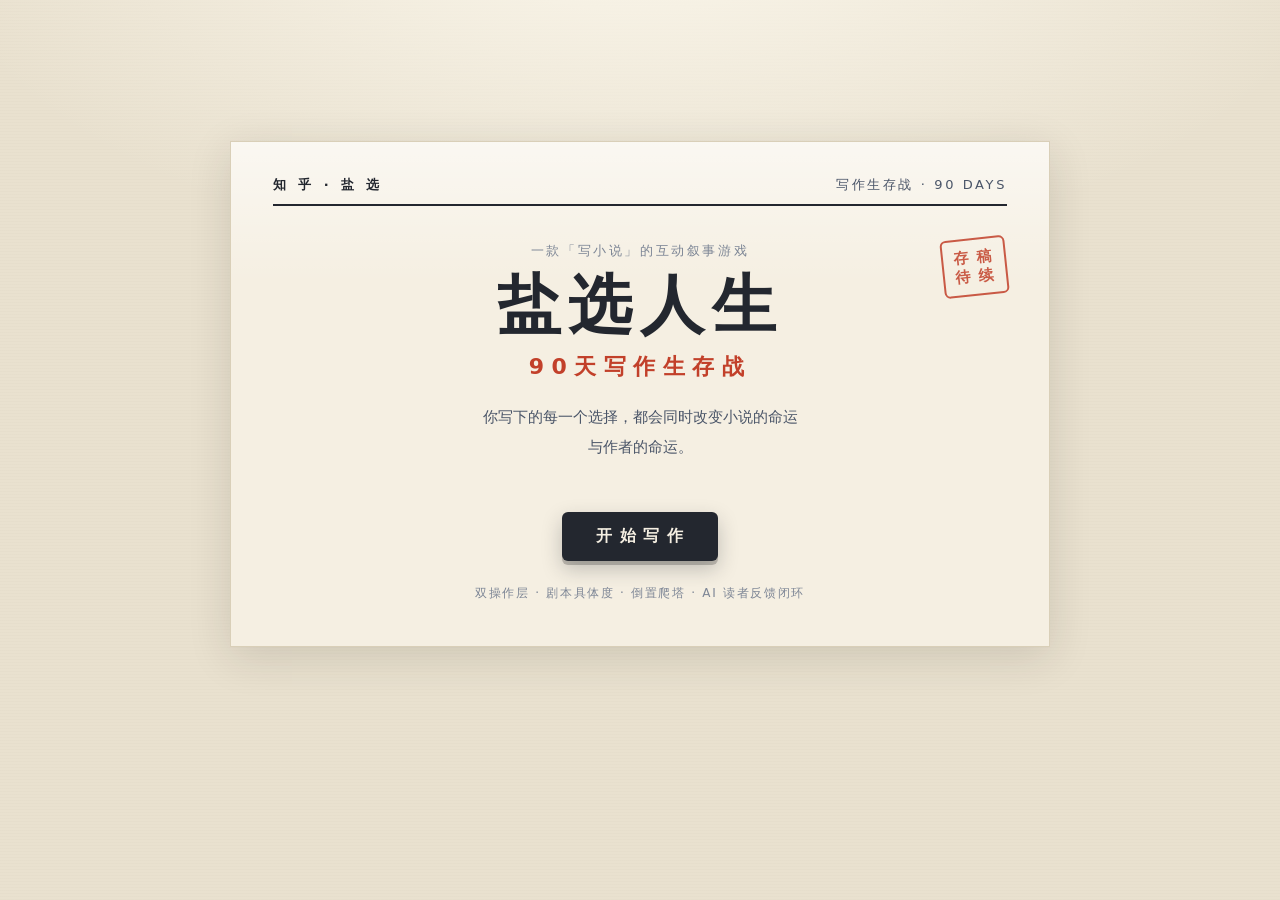
<file: index.html>
<!DOCTYPE html>
<html lang="zh-CN">
<head>
<meta charset="UTF-8">
<meta name="viewport" content="width=device-width, initial-scale=1.0">
<title>盐选人生：90天写作生存战</title>
<link rel="icon" href="data:image/svg+xml,<svg xmlns='http://www.w3.org/2000/svg' viewBox='0 0 100 100'><text y='.9em' font-size='90'>✍️</text></svg>">
<style>/* ==========================================================================
   盐选人生：90天写作生存战 —— 美术样式
   主风格：编辑部现实主义 · 内层：半写实都市剧场
   ========================================================================== */

:root{
  --paper:   #f5efe2;
  --paper-2: #efe7d4;
  --ink:     #23272f;
  --ink-2:   #4a5568;
  --ink-3:   #7c8595;
  --red:     #c2402a;
  --red-2:   #e0533f;
  --blue:    #2f7fd0;
  --gold:    #d4a017;
  --line:    #d9cfb8;
  --shadow:  0 10px 40px rgba(40,35,25,.14);
  --serif: "Songti SC","STSong","Noto Serif SC","SimSun",Georgia,"Times New Roman",serif;
  --sans:  -apple-system,BlinkMacSystemFont,"Segoe UI","PingFang SC","Hiragino Sans GB","Microsoft YaHei",system-ui,sans-serif;
}

*{ box-sizing:border-box; margin:0; padding:0; }
html,body{ height:100%; }
body{
  font-family:var(--sans);
  color:var(--ink);
  background:
    radial-gradient(1200px 600px at 50% -10%, #fbf7ec 0%, transparent 60%),
    repeating-linear-gradient(0deg, rgba(120,110,90,.025) 0 1px, transparent 1px 3px),
    #e9e1cf;
  min-height:100vh;
  -webkit-font-smoothing:antialiased;
}

#app{ min-height:100vh; }

button{ font-family:inherit; cursor:pointer; border:none; background:none; color:inherit; }
input{ font-family:inherit; }

.dim{ color:var(--ink-3); font-size:13px; }

/* ---------- 通用屏幕骨架 ---------- */
.screen{
  max-width:1120px;
  margin:0 auto;
  padding:40px 28px 80px;
  animation:fadein .5s ease both;
}
@keyframes fadein{ from{opacity:0; transform:translateY(10px);} to{opacity:1; transform:none;} }
.screen--center{ display:flex; flex-direction:column; gap:22px; align-items:stretch; }
.screen--center > *{ }
.phase-tag{
  align-self:center;
  font-size:12px; letter-spacing:.22em; color:var(--ink-3);
  padding:6px 14px; border:1px solid var(--line); border-radius:999px; background:var(--paper);
}

/* ---------- 纸张 / 印章 ---------- */
.paper{
  position:relative;
  background:
    linear-gradient(180deg, rgba(255,255,255,.55), rgba(255,255,255,0) 140px),
    var(--paper);
  border:1px solid var(--line);
  box-shadow:var(--shadow);
  padding:34px 42px 44px;
  max-width:820px; margin:0 auto;
}
.stamp{
  display:inline-block;
  border:2px solid currentColor;
  color:var(--red);
  border-radius:6px;
  font-weight:700;
  text-align:center;
  line-height:1.25;
  transform:rotate(-6deg);
  letter-spacing:.12em;
  opacity:.85;
}
.stamp--big{ font-size:15px; padding:8px 10px; }
.stamp--red{ color:var(--red); font-size:11px; padding:4px 7px; transform:rotate(4deg); }
.stamp--gold{ color:var(--gold); font-size:11px; padding:4px 7px; transform:rotate(-3deg); }

/* ---------- 按钮 ---------- */
.btn{
  display:inline-flex; align-items:center; justify-content:center; gap:8px;
  padding:12px 26px; border-radius:6px; font-size:15px; font-weight:600;
  transition:transform .12s ease, box-shadow .12s ease, background .12s ease;
}
.btn:active{ transform:translateY(1px); }
.btn--primary{
  background:var(--ink); color:var(--paper);
  box-shadow:0 4px 0 #0003, 0 8px 20px rgba(35,39,47,.25);
}
.btn--primary:hover{ background:#000; }
.btn--ghost{ background:transparent; color:var(--ink-2); border:1px solid var(--line); }
.btn--ghost:hover{ background:var(--paper-2); }
.btn--big{ padding:14px 34px; font-size:16px; letter-spacing:.06em; }
.btn-row{ display:flex; gap:14px; justify-content:center; flex-wrap:wrap; }

/* ---------- 标题屏 ---------- */
.screen--title{ display:flex; align-items:center; min-height:92vh; }
.screen--title .paper{ width:100%; text-align:center; }
.masthead{
  display:flex; justify-content:space-between; align-items:baseline;
  border-bottom:2px solid var(--ink); padding-bottom:10px; margin-bottom:26px;
  font-size:13px; letter-spacing:.2em; color:var(--ink-2);
}
.masthead-brand{ font-weight:800; color:var(--ink); letter-spacing:.3em; }
.title-hero{ position:relative; padding:10px 0 26px; }
.title-kicker{ font-size:13px; color:var(--ink-3); letter-spacing:.2em; margin-bottom:14px; }
.title-main{
  font-family:var(--serif); font-size:64px; font-weight:800; letter-spacing:.12em;
  color:var(--ink); line-height:1;
}
.title-sub{ font-size:22px; letter-spacing:.34em; color:var(--red); margin:14px 0 20px; font-weight:600; }
.title-line{ font-size:15px; line-height:2; color:var(--ink-2); margin-bottom:24px; }
.title-hero .stamp{ position:absolute; top:6px; right:0; }
.title-foot{ margin-top:24px; font-size:12px; color:var(--ink-3); letter-spacing:.14em; }

/* ---------- 知乎问题卡 ---------- */
.qcard{
  background:var(--paper); border:1px solid var(--line); border-radius:10px;
  padding:22px 26px; box-shadow:var(--shadow); text-align:left;
}
.qcard--big{ padding:30px 34px; }
.qcard-head{ display:flex; align-items:center; gap:12px; margin-bottom:16px; }
.qcard-avatar{
  width:40px; height:40px; border-radius:50%; background:var(--ink); color:var(--paper);
  display:flex; align-items:center; justify-content:center; font-weight:800; font-size:18px; flex:0 0 auto;
}
.qcard-meta{ flex:1; }
.qcard-author{ font-weight:700; font-size:14px; }
.qcard-sub{ font-size:12px; color:var(--ink-3); margin-top:2px; }
.qtag{ font-size:12px; color:var(--blue); border:1px solid var(--blue); padding:2px 9px; border-radius:999px; }
.qcard-title{ font-family:var(--serif); font-size:21px; line-height:1.5; margin-bottom:12px; }
.qcard-hook{ font-size:14px; color:var(--red); margin-bottom:12px; line-height:1.7; }
.qcard-premise{ font-size:13.5px; color:var(--ink-2); line-height:1.85; }

/* ---------- 设置屏 ---------- */
.setup-grid{ display:grid; grid-template-columns:1fr 1.1fr; gap:24px; align-items:start; }
@media (max-width:860px){ .setup-grid{ grid-template-columns:1fr; } }
.setup-opts{ display:flex; flex-direction:column; gap:20px; background:var(--paper); border:1px solid var(--line); border-radius:10px; padding:22px 24px; box-shadow:var(--shadow); }
.opt-label{ font-size:14px; font-weight:700; margin-bottom:10px; }
.opt-hint{ font-weight:400; font-size:12px; color:var(--ink-3); }
.chip-row{ display:flex; flex-wrap:wrap; gap:8px; }
.chip{ padding:7px 14px; border-radius:999px; border:1px solid var(--line); background:#fff; font-size:13px; color:var(--ink-2); transition:.12s; }
.chip--on{ background:var(--ink); color:var(--paper); border-color:var(--ink); }
.route-cards{ display:grid; grid-template-columns:repeat(5,1fr); gap:8px; }
@media (max-width:860px){ .route-cards{ grid-template-columns:repeat(2,1fr); } }
.route-card{
  display:flex; flex-direction:column; gap:4px; align-items:flex-start; text-align:left;
  border:1px solid var(--line); border-radius:8px; padding:10px 11px; background:#fff;
  border-top:3px solid var(--rc, var(--line)); transition:.12s; font-size:12px;
}
.route-card b{ font-size:13px; }
.route-card span{ color:var(--ink-3); line-height:1.4; }
.route-card--on{ background:color-mix(in srgb, var(--rc) 10%, #fff); box-shadow:0 0 0 1.5px var(--rc) inset; }
.pen-input{ width:100%; padding:11px 14px; border:1px solid var(--line); border-radius:6px; font-size:15px; background:#fff; }
.pen-input:focus{ outline:none; border-color:var(--ink); }

/* ---------- 地图屏 ---------- */
.screen--map{ display:flex; flex-direction:column; gap:22px; }
.map-head{ display:flex; align-items:baseline; justify-content:space-between; }
.map-day{ font-family:var(--serif); font-size:34px; font-weight:800; }
.map-day b{ color:var(--red); }
.map-sub{ color:var(--ink-3); font-size:13px; }
.map-body{ display:grid; grid-template-columns:1.1fr .9fr; gap:24px; align-items:stretch; }
@media (max-width:860px){ .map-body{ grid-template-columns:1fr; } }
.mindmap{
  position:relative; background:var(--paper); border:1px solid var(--line); border-radius:12px;
  box-shadow:var(--shadow); display:flex; align-items:center; justify-content:center; min-height:380px;
}
.mindmap-svg{ width:100%; max-width:430px; }
.mind-branch{ stroke-width:1.5; opacity:.45; stroke-dasharray:3 4; }
.mind-branch.is-active{ opacity:1; stroke-dasharray:none; stroke-width:2.4; filter:drop-shadow(0 0 4px currentColor); }
.mind-route{ fill:#fff; font-size:13px; text-anchor:middle; font-weight:700; }
.mind-route-sub{ fill:#fff; font-size:8px; text-anchor:middle; opacity:.9; }
.mindmap-root{
  position:absolute; left:50%; top:50%; transform:translate(-50%,-50%);
  width:120px; height:120px; border-radius:50%;
  background:var(--ink); color:var(--paper); display:flex; flex-direction:column;
  align-items:center; justify-content:center; gap:4px; text-align:center; padding:10px;
  box-shadow:0 8px 24px rgba(35,39,47,.4);
}
.mr-tag{ font-size:11px; color:#ffd98a; }
.mr-title{ font-size:13px; line-height:1.35; }
.tower{
  background:var(--paper); border:1px solid var(--line); border-radius:12px; padding:22px; box-shadow:var(--shadow);
}
.tower-title{ font-weight:800; font-size:15px; margin-bottom:14px; letter-spacing:.08em; }
.tower-list{ display:flex; flex-direction:column; gap:0; }
.tower-node{ display:flex; align-items:center; gap:12px; padding:9px 4px; border-bottom:1px dashed var(--line); opacity:.55; }
.tower-node.is-done{ opacity:1; }
.tower-node.is-now{ opacity:1; background:var(--paper-2); border-radius:8px; padding:9px 10px; box-shadow:0 0 0 1.5px var(--red) inset; }
.tn-day{ font-family:var(--serif); font-weight:800; font-size:16px; width:56px; }
.tn-stage{ flex:1; font-size:13px; color:var(--ink-2); }
.tn-dot{ width:12px; height:12px; border-radius:50%; border:2px solid var(--ink-3); }
.tower-node.is-done .tn-dot{ background:var(--ink); border-color:var(--ink); }
.tower-node.is-now .tn-dot{ background:var(--red); border-color:var(--red); box-shadow:0 0 0 4px rgba(224,83,63,.2); }
.tn-state{ font-size:11px; color:var(--ink-3); width:48px; text-align:right; }
.map-route-now{ margin-top:16px; font-size:13px; color:var(--ink-2); }

/* ---------- 工作台三栏 ---------- */
.screen--wb{ display:flex; flex-direction:column; gap:18px; }
.wb-top{
  display:flex; align-items:center; gap:18px; background:var(--ink); color:var(--paper);
  padding:14px 20px; border-radius:10px; box-shadow:var(--shadow);
}
.wb-day{ font-family:var(--serif); font-size:26px; font-weight:800; color:#ffd98a; }
.wb-goal-line{ flex:1; font-size:14px; }
.wb-goal-line b{ font-weight:800; }
.wb-stage{ font-size:12px; border:1px solid #ffd98a; color:#ffd98a; padding:3px 10px; border-radius:999px; }
.wb{ display:grid; grid-template-columns:1.2fr 1fr 1fr; gap:18px; align-items:start; }
@media (max-width:960px){ .wb{ grid-template-columns:1fr; } }
.wb-col{
  background:var(--paper); border:1px solid var(--line); border-radius:12px; padding:20px;
  box-shadow:var(--shadow); display:flex; flex-direction:column; gap:16px;
}
.col-title{ font-weight:800; font-size:15px; letter-spacing:.06em; border-bottom:2px solid var(--ink); padding-bottom:8px; }
.doc-block{ display:flex; flex-direction:column; gap:8px; }
.doc-h{ font-size:12px; color:var(--ink-3); letter-spacing:.14em; }
.doc-list{ list-style:none; font-size:13px; color:var(--ink-2); display:flex; flex-direction:column; gap:5px; padding-left:14px; }
.doc-list li::before{ content:"· "; color:var(--red); }
.char-list{ display:flex; flex-direction:column; gap:7px; }
.char-row{ display:flex; justify-content:space-between; gap:10px; font-size:13px; border-bottom:1px dotted var(--line); padding-bottom:5px; }
.char-role{ font-weight:700; }
.char-goal{ color:var(--ink-3); text-align:right; flex:1; }

.spec-row{ display:flex; flex-direction:column; gap:8px; }
.spec{ text-align:left; border:1px solid var(--line); border-radius:8px; padding:10px 12px; background:#fff; display:flex; flex-direction:column; gap:3px; transition:.12s; }
.spec b{ font-size:14px; }
.spec span{ font-size:11.5px; color:var(--ink-3); line-height:1.5; }
.spec--on{ border-color:var(--red); box-shadow:0 0 0 1.5px var(--red) inset; background:#fff7f3; }
.cost{ font-size:12px; color:#ffd98a; font-weight:600; }

.bars{ display:flex; flex-direction:column; gap:10px; }
.bar-row{ display:grid; grid-template-columns:74px 1fr 34px; gap:8px; align-items:center; }
.bar-label{ font-size:12px; color:var(--ink-2); }
.bar-track{ height:8px; border-radius:4px; background:#e2d9c5; overflow:hidden; }
.bar-fill{ height:100%; border-radius:4px; transition:width .5s ease; }
.bar-val{ font-size:12px; font-weight:700; text-align:right; }
.spark{ width:100%; height:60px; background:#fff; border:1px solid var(--line); border-radius:6px; }
.editor-card{
  background:#fff8ef; border:1px solid var(--gold); border-radius:10px; padding:14px 16px; font-size:13.5px;
}
.editor-h{ color:var(--gold); font-weight:800; font-size:12px; letter-spacing:.1em; margin-bottom:8px; }
.editor-card p{ line-height:1.7; color:var(--ink-2); }
.editor-constraint{ margin-top:10px; background:#fdebd0; border-radius:6px; padding:8px 10px; color:#7a4d00; font-size:12.5px; line-height:1.6; }
.tip-box{ font-size:12px; color:var(--ink-3); line-height:1.6; border-left:3px solid var(--line); padding-left:10px; }

.comment-list{ display:flex; flex-direction:column; gap:12px; }
.comment{ background:#fff; border:1px solid var(--line); border-radius:8px; padding:12px 14px; }
.comment-head{ display:flex; align-items:baseline; gap:8px; margin-bottom:6px; }
.comment-name{ font-weight:700; font-size:13px; }
.comment-role{ font-size:11px; color:var(--ink-3); }
.comment-body{ font-size:13.5px; line-height:1.75; color:var(--ink-2); }
.comment--compact .comment-body{ font-size:12.5px; }

/* ---------- 内层都市剧场场景 ---------- */
.screen--scene{ max-width:none; padding:0; }
.scene{
  position:relative; min-height:100vh; overflow:hidden;
  display:flex; align-items:center; justify-content:center;
  color:#f4efe3;
}
.scene-grad{ position:absolute; inset:0; z-index:0; }
.scene--cold .scene-grad{ background:linear-gradient(180deg,#0d1b2a 0%,#1b2c42 45%,#2c3e50 100%); }
.scene--tense .scene-grad{ background:linear-gradient(180deg,#1a0f12 0%,#3a1a18 45%,#52250f 100%); }
.scene--dark .scene-grad{ background:linear-gradient(180deg,#070b0a 0%,#101c16 50%,#16251e 100%); }
.scene--warm .scene-grad{ background:linear-gradient(180deg,#1d1420 0%,#3a2330 50%,#5a3226 100%); }
.scene--dawn .scene-grad{ background:linear-gradient(180deg,#16233a 0%,#31405e 45%,#7a5a6a 100%); }
.scene-city{ position:absolute; inset:auto 0 0 0; height:52%; z-index:1; opacity:.85; }
.scene-city-svg{ width:100%; height:100%; }
.scene-rain{
  position:absolute; inset:0; z-index:2; opacity:.35; pointer-events:none;
  background-image:repeating-linear-gradient(115deg, transparent 0 5px, rgba(200,220,240,.35) 5px 6px);
  animation:rain .5s linear infinite;
}
@keyframes rain{ from{transform:translateY(-20px);} to{transform:translateY(0);} }
.scene-vignette{ position:absolute; inset:0; z-index:3; background:radial-gradient(120% 90% at 50% 42%, transparent 55%, rgba(0,0,0,.55) 100%); pointer-events:none; }
.scene-bar{
  position:absolute; left:0; right:0; height:34px; z-index:4;
  background:rgba(0,0,0,.55); display:flex; align-items:center; padding:0 18px;
  font-size:12px; letter-spacing:.2em; color:#e8dfca; backdrop-filter:blur(2px);
}
.scene-bar--top{ top:0; }
.scene-bar--bottom{ bottom:0; justify-content:flex-end; }
.scene-stage{
  position:relative; z-index:5; width:min(680px,92vw); margin:60px 0;
  background:rgba(12,15,20,.82); border:1px solid rgba(255,255,255,.12); border-radius:14px;
  padding:30px 34px; box-shadow:0 30px 80px rgba(0,0,0,.55); backdrop-filter:blur(4px);
}
.stage-kicker{ font-size:12px; color:#d8c9a8; letter-spacing:.16em; margin-bottom:16px; }
.stage-situation{ font-family:var(--serif); font-size:16px; line-height:2; margin-bottom:16px; color:#f1ead9; }
.stage-goal{ font-size:13px; color:#ffd98a; margin-bottom:22px; }
.stage-choices{ display:flex; flex-direction:column; gap:10px; }
.choice{
  display:flex; gap:12px; align-items:flex-start; text-align:left;
  padding:13px 15px; border-radius:8px; background:rgba(255,255,255,.06);
  border:1px solid rgba(255,255,255,.14); color:#f1ead9; font-size:14.5px; line-height:1.6;
  transition:.14s;
}
.choice:hover{ background:rgba(255,255,255,.14); border-color:#ffd98a; }
.choice-idx{ flex:0 0 auto; width:24px; height:24px; border-radius:50%; background:var(--red); color:#fff; display:flex; align-items:center; justify-content:center; font-size:12px; font-weight:800; }
.stage-choices--final{ max-width:720px; margin:0 auto; }
/* 最终危机页位于浅色背景，须覆盖 .choice 的浅色文字（原为深色章节场景设计），否则不可读 */
.stage-choices--final .choice{
  background:var(--paper); border:1px solid var(--line); color:var(--ink); box-shadow:var(--shadow);
}
.stage-choices--final .choice:hover{ background:#fff; border-color:var(--red); }
.stage-choices--final .choice span:last-child{ color:var(--ink); }

/* ---------- 手稿 ---------- */
.manuscript{
  background:
    repeating-linear-gradient(0deg, transparent 0 31px, rgba(120,110,90,.16) 31px 32px),
    #fbf7ec;
  border:1px solid var(--line); border-radius:8px; padding:30px 38px 34px; box-shadow:var(--shadow);
  text-align:left;
}
.ms-head{ display:flex; align-items:center; gap:14px; border-bottom:1px solid var(--line); padding-bottom:14px; margin-bottom:20px; }
.ms-ch{ font-weight:800; color:var(--red); }
.ms-title{ font-family:var(--serif); font-weight:700; font-size:18px; flex:1; }
.ms-body{ font-family:var(--serif); font-size:16px; line-height:2; color:var(--ink); }
.ms-body p{ margin-bottom:16px; text-indent:2em; }
.ms-ann{ margin-top:18px; font-size:12px; color:var(--red); border-top:1px dashed var(--line); padding-top:12px; }

/* ---------- 反馈屏 ---------- */
.fb-grid{ display:grid; grid-template-columns:1.1fr .9fr; gap:22px; align-items:start; }
@media (max-width:860px){ .fb-grid{ grid-template-columns:1fr; } }
.fb-comments, .fb-side{
  background:var(--paper); border:1px solid var(--line); border-radius:12px; padding:20px; box-shadow:var(--shadow);
  display:flex; flex-direction:column; gap:16px;
}
.delta-row{ display:flex; justify-content:space-between; font-size:13px; padding:4px 0; border-bottom:1px dotted var(--line); }
.delta-row .up{ color:#1f9e7d; }
.delta-row .down{ color:var(--red); }
.event-card{ background:#fdeef0; border:1px solid var(--red-2); border-radius:10px; padding:14px 16px; }
.event-h{ color:var(--red); font-weight:800; font-size:13px; margin-bottom:8px; line-height:1.5; }
.event-card p{ font-size:13px; color:var(--ink-2); line-height:1.7; }
.author-choices{ display:grid; grid-template-columns:1fr 1fr; gap:8px; }
@media (max-width:640px){ .author-choices{ grid-template-columns:1fr; } }
.author-choice{ text-align:left; border:1px solid var(--line); border-radius:8px; padding:10px 12px; background:#fff; display:flex; flex-direction:column; gap:3px; transition:.12s; }
.author-choice:hover{ border-color:var(--ink); }
.author-choice b{ font-size:13.5px; }
.author-choice span{ font-size:11.5px; color:var(--ink-3); line-height:1.5; }

/* ---------- 危机屏 ---------- */
.crisis-card{ background:var(--ink); color:var(--paper); border-radius:12px; padding:26px 30px; box-shadow:var(--shadow); max-width:760px; margin:0 auto; }
.crisis-card .event-h{ color:#ffd98a; font-size:15px; }
.crisis-desc{ color:#cfc6ae; font-size:13.5px; line-height:1.8; margin-top:12px; }

/* ---------- 结局屏 ---------- */
.screen--ending{ display:flex; flex-direction:column; gap:26px; }
.end-hero{ display:grid; grid-template-columns:auto 1fr; gap:30px; align-items:center; }
@media (max-width:760px){ .end-hero{ grid-template-columns:1fr; } }
.book-cover{
  width:220px; height:310px; position:relative; perspective:900px; flex:0 0 auto;
  filter:drop-shadow(0 20px 30px rgba(30,25,15,.45));
}
.book-cover-art{
  position:absolute; inset:0 8px 0 0; border-radius:3px 8px 8px 3px; overflow:hidden;
  display:flex; flex-direction:column; align-items:center; justify-content:center; gap:12px; text-align:center;
  padding:24px 18px; color:#f4efe3;
  background:
    radial-gradient(200px 200px at 80% 10%, rgba(255,217,138,.35), transparent 60%),
    linear-gradient(160deg, #1d2430 0%, #3a2c33 55%, #5c3a2a 100%);
  border:1px solid rgba(255,255,255,.15);
}
.book-cover-tag{ font-size:11px; letter-spacing:.3em; color:#ffd98a; }
.book-cover-title{ font-family:var(--serif); font-size:24px; font-weight:800; line-height:1.4; }
.book-cover-tagline{ font-size:12px; line-height:1.7; opacity:.9; }
.book-spine{
  position:absolute; left:0; top:0; bottom:0; width:9px; border-radius:2px 0 0 2px;
  background:linear-gradient(90deg,#0c0e12,#2a2f38); border:1px solid rgba(255,255,255,.08);
  writing-mode:vertical-rl; text-orientation:mixed; color:#c9b98c; font-size:9px;
  display:flex; align-items:center; justify-content:center; letter-spacing:.2em; padding:4px 0;
}
.author-profile{
  background:var(--paper); border:1px solid var(--line); border-radius:12px; padding:26px 28px; box-shadow:var(--shadow);
  display:flex; flex-direction:column; gap:14px;
}
.profile-head{ display:flex; align-items:center; gap:16px; }
.profile-avatar{ width:60px; height:60px; border-radius:50%; background:var(--ink); color:var(--paper); display:flex; align-items:center; justify-content:center; font-size:26px; font-weight:800; }
.profile-name{ font-size:18px; font-weight:800; }
.profile-ending{ font-size:13px; color:var(--red); font-weight:700; margin-top:2px; }
.profile-head .stamp{ margin-left:auto; }
.profile-subtitle{ font-family:var(--serif); font-size:15px; color:var(--ink-2); font-style:italic; }
.profile-traits{ display:flex; gap:8px; flex-wrap:wrap; }
.trait{ font-size:12px; background:var(--paper-2); border:1px solid var(--line); padding:4px 11px; border-radius:999px; color:var(--ink-2); }
.profile-verdict{ font-size:14px; line-height:1.9; color:var(--ink); }
.profile-style{ font-size:13px; color:var(--ink-3); line-height:1.7; border-left:3px solid var(--gold); padding-left:12px; }

.report{ background:var(--paper); border:1px solid var(--line); border-radius:12px; padding:26px; box-shadow:var(--shadow); }
.report-title{ font-family:var(--serif); font-size:20px; font-weight:800; margin-bottom:18px; letter-spacing:.1em; }
.report-grid{ display:grid; grid-template-columns:1fr 1fr; gap:20px; }
@media (max-width:860px){ .report-grid{ grid-template-columns:1fr; } }
.report-section{ border-top:1px solid var(--line); padding-top:14px; }
.report-section--wide{ grid-column:1 / -1; }
.report-h{ font-size:13px; font-weight:800; letter-spacing:.1em; color:var(--ink-2); margin-bottom:12px; }
.report-row{ font-size:13px; color:var(--ink-2); line-height:1.7; padding:5px 0; border-bottom:1px dotted var(--line); }
.report-afterword{ margin-top:12px; font-size:13.5px; color:var(--ink-2); line-height:1.9; }
.report-afterword b{ color:var(--ink); }
.report-afterword p{ margin-top:6px; }
.report-cover-note{ font-size:13px; color:var(--ink-3); margin-bottom:12px; }
.report-ch{ margin-bottom:18px; }
.report-ch-h{ font-weight:800; font-size:13px; color:var(--red); margin-bottom:8px; }
.report-ch p{ font-family:var(--serif); font-size:14px; line-height:2; text-indent:2em; color:var(--ink); margin-bottom:8px; }
.end-quote{
  text-align:center; font-family:var(--serif); font-size:18px; line-height:2; color:var(--ink-2);
  padding:20px; border-top:2px solid var(--ink); border-bottom:2px solid var(--ink); max-width:760px; margin:0 auto;
}
</style>
</head>
<body>
<div id="app"></div>
<script>window.CONTENT = {"questions":{"questions":[{"id":"q01","title":"我丈夫失踪七天了，警察查不到他任何记录，可我的手机每天都会收到他发来的一条「我很好」。","genre":"悬疑反转","theme":"真相","hook":"凌晨两点，她第无数次点开那条短信，定位显示发送地在楼下那家早就不存在的便利店。","premise":"结婚三年的丈夫突然人间蒸发，警方却发现查无此人。主角一边应付调查，一边发现自己记忆里的婚姻细节与客观证据处处对不上。贯穿悬念：发短信的人到底是谁。","protagonist":{"role":"社区医院护士","want":"找回丈夫、弄清这段婚姻的真相","secret":"她有短暂失忆病史，不敢让警察知道"},"npc":[{"name":"陈铎","role":"失踪的丈夫","goal":"掩盖某个不愿被人知道的身份"},{"name":"周警官","role":"负责此案的警察","goal":"查清真相，也怀疑主角隐瞒了关键事实"},{"name":"林姨","role":"对门邻居","goal":"自保，对深夜的动静闭口不谈"}],"setting":"老城区临街的旧小区，楼下那家便利店三个月前已经搬空","mystery":"每天发来「我很好」的人，究竟是不是她的丈夫。"},{"id":"q02","title":"室友失踪一年后，我顶替她的身份找到了工作。现在，公司开始收到寄给「我」的恐吓信。","genre":"悬疑反转","theme":"牺牲","hook":"深夜的办公室，她坐在不属于自己的工位上，看到对面镜子里倒映出一双她从未见过的鞋。","premise":"主角为了活下去，顶替失踪室友的学历与身份进入一家公司，一年来相安无事。恐吓信出现后，她必须在「自首失去一切」和「继续扮演」之间做出选择。贯穿悬念：寄信的人对真正的「她」知道多少。","protagonist":{"role":"顶替室友身份的职场新人","want":"保住工作、摆脱威胁","secret":"她冒用室友身份，并且知道室友失踪的真正原因"},"npc":[{"name":"周乔","role":"失踪的室友","goal":"借主角之手完成一场复仇"},{"name":"冯敏","role":"人事主管","goal":"查明员工身份造假，保住自己的考核"},{"name":"老韩","role":"公司保安","goal":"拿钱办事，对夜间的异常保持沉默"}],"setting":"玻璃幕墙写字楼，加班到深夜的格子间与无人货梯","mystery":"寄恐吓信的人，是在威胁她，还是在提醒她「真正的自己」还活着。"},{"id":"q03","title":"结婚第七年，丈夫在微信里把我设成了「仅聊天」。我假装没看见，继续给他热了七年的饭。","genre":"都市情感","theme":"亲密关系","hook":"凌晨的厨房，她看着电饭煲上跳动的「保温」两个字，突然想起他们已经三个月没在餐桌上说过话了。","premise":"一对中年夫妻在无性、无话、无争吵的婚姻里各自维持体面。一次家庭聚会上的一个细节，让她意识到自己可能一直在替一段早已不存在的关系守夜。贯穿悬念：这段婚姻还有没有救，还是只剩惯性。","protagonist":{"role":"自由插画师","want":"找回被爱和被看见的感觉","secret":"她早就发现丈夫的冷暴力，却始终不敢提离婚"},"npc":[{"name":"江年","role":"丈夫","goal":"维持现状，逃避任何冲突和责任"},{"name":"陈秀芳","role":"婆婆","goal":"维护儿子的婚姻稳定，保全家族体面"},{"name":"苏青","role":"闺蜜","goal":"劝她离婚，说出自己看见的真相"}],"setting":"老小区带飘窗的厨房，与常年亮着灯却无人说话的客厅","mystery":"她把所有精力都投进这段关系，到底是在守婚姻，还是在守一个不肯醒来的自己。"},{"id":"q04","title":"离婚冷静期最后一天，我丈夫的初恋情人带着他的私生子，敲响了我家的门。","genre":"都市情感","theme":"现实困境","hook":"雨天的单元门口，那个孩子仰头看她，喊出了一声她等了十年都没等到的称呼。","premise":"濒临离婚的夫妻在冷静期最后一天，被丈夫的旧情人与私生子打破平静。主角既要面对财产与抚养权的现实谈判，也要处理被背叛十年的情感创伤。贯穿悬念：她会不会在最后一刻反悔。","protagonist":{"role":"小学教师","want":"拿到公平的财产分割并体面离开","secret":"她其实早就知道私生子的存在，一直忍到能多分财产"},"npc":[{"name":"陆远","role":"丈夫","goal":"争取复婚或尽可能保全财产"},{"name":"许薇","role":"丈夫的初恋","goal":"为孩子争一个名分和一份财产"},{"name":"阳阳","role":"无辜的私生子","goal":"被这个家接纳"}],"setting":"离婚冷静期期间的老房子，与民政局门口","mystery":"她忍了十年的秘密，究竟会成为谈判的筹码，还是压垮她自己的最后一根稻草。"},{"id":"q05","title":"领导当众说「女生就是干不了这行」。我沉默了一晚，第二天把三年前的方案甩在了他桌上。","genre":"女性成长","theme":"尊严","hook":"晨会上，她把那份被剽窃的方案拍到桌上，投影仪的光正好打在他额头上渗出的汗。","premise":"一名在男性主导行业里被反复打压、被剽窃成果的女性，决定不再隐忍，公开讨回署名权，代价是得罪整个圈子。贯穿悬念：这场反击会让她赢回尊严，还是彻底断送前程。","protagonist":{"role":"建筑设计师","want":"夺回署名、证明自己","secret":"三年前她曾为了保住工作，签过一份放弃署名的协议"},"npc":[{"name":"马志远","role":"剽窃她的领导","goal":"压下丑闻，保住自己的项目与地位"},{"name":"林一","role":"昔日同门、现同事","goal":"站队自保，不敢公开站她这边"},{"name":"顾总","role":"公司总监","goal":"把她当平息舆论的棋子，权衡利弊"}],"setting":"写字楼顶层会议室，与通宵改图的工位","mystery":"当她终于站出来的那一刻，真正要战胜的，可能不是那个剽窃者，而是那个习惯了沉默的自己。"},{"id":"q06","title":"32 岁被裁员那天，我在地铁里哭了十分钟，然后删掉了手机里所有「求内推」的聊天记录。","genre":"女性成长","theme":"现实困境","hook":"晚高峰的地铁里，她攥着那张离职证明，车厢摇晃时，眼泪正好滴在「乙方同意」四个字上。","premise":"大厂女员工在32岁遭遇裁员、婚姻压力与年龄焦虑的三重夹击，被迫重新定义自己。她要在一份稳定但屈就的工作与一次高风险创业之间做出选择。贯穿悬念：离开平台后，她到底还值什么。","protagonist":{"role":"被裁的互联网运营","want":"找到一份既不辜负自己又能养活自己的活法","secret":"她一直在偷偷给前同事的副业写稿，不敢公开"},"npc":[{"name":"赵一鸣","role":"丈夫","goal":"要她回归家庭，别再折腾"},{"name":"方怡","role":"创业合伙人、前同事","goal":"拉她入伙，共同赌一次"},{"name":"老周","role":"猎头","goal":"促成签约，赚取佣金"}],"setting":"地铁、出租屋与创业园的共享办公室","mystery":"当所有「稳定」的选项都被拿走，她敢不敢押注那个一直想做、却从不敢承认的自己。"},{"id":"q07","title":"我们村有个规矩：嫁进来的女人，头三年不能照后山的井。我嫁进来的第三年，井里浮起来一张和我一模一样的脸。","genre":"民俗怪谈","theme":"真相","hook":"农历十五，她第一次探头看那口井，月光下，水面那张脸对着她，慢慢张开了嘴。","premise":"远嫁进封闭山村的新娘，发现村里关于「井」的禁忌背后，藏着一桩被掩埋的旧案。她越接近真相，越分不清自己的记忆和「那个她」的记忆。贯穿悬念：井里的脸，到底是鬼，还是活着的真相。","protagonist":{"role":"远嫁进山村的城里媳妇","want":"揭开禁忌背后的真相、带自己离开","secret":"她三年前失忆过，缺失的记忆与这口井有关"},"npc":[{"name":"孙婆","role":"掌管村规的婆婆","goal":"守护井底的秘密，不许任何人靠近"},{"name":"大柱","role":"丈夫","goal":"让妻子安心留下，相信祖辈的规矩"},{"name":"顾医生","role":"村医","goal":"借主角之手翻出一桩旧案"}],"setting":"被雾罩住的山村、村口的老井与贴着符纸的祠堂","mystery":"那口被禁止照看的井，锁住的究竟是鬼，还是一段全村人都不肯承认的真相。"},{"id":"q08","title":"我们那儿有条规矩：家里出了「走阴人」，就得有人替他「守灯」。我守着守着，灯灭了，人却回来了。","genre":"民俗怪谈","theme":"牺牲","hook":"第七天夜里，油灯的火苗突然朝门口晃了一下，她回头，看见本该躺在床上的弟弟，正站在她身后。","premise":"主角替走阴的弟弟守灯，灯灭的那一刻，回来的「弟弟」却像换了个人。她必须在保住弟弟与认清真相之间，付出代价。贯穿悬念：回来的，到底还是不是她的弟弟。","protagonist":{"role":"替弟弟守灯的姐姐","want":"把弟弟找回来","secret":"当年是她亲手把弟弟推进了那条河"},"npc":[{"name":"阿生","role":"走阴归来的弟弟","goal":"完成一桩未竟之事"},{"name":"三叔公","role":"族长","goal":"维持村中秩序，掩盖旧俗与旧事"},{"name":"阿香","role":"邻家女孩","goal":"提醒主角，又害怕被牵连"}],"setting":"祠堂边供着长明灯的老屋，与终年不结冰的河","mystery":"灯灭人回，她要用什么代价，换回那个真正属于她的弟弟。"},{"id":"q09","title":"老板让我把同事的锅背下来，承诺下季度给我升职。我背了锅，升职名单上却没有我。","genre":"职场冲突","theme":"尊严","hook":"深夜的写字楼，她盯着升职公示里别人的名字，桌上那份「自愿承担」的说明还留着她的指纹。","premise":"主角被老板用升职画饼，替团队背下一次重大事故的责任。晋升落空后，她决定翻盘，却发现自己手里能用的证据，全是当年亲手交出去的。贯穿悬念：一个替人背锅的人，还能不能拿回自己的名字。","protagonist":{"role":"市场部经理","want":"洗清责任、夺回本该属于自己的晋升","secret":"她背锅时，悄悄留了一份能反杀的录音"},"npc":[{"name":"程总","role":"老板","goal":"让主角继续背锅，保护自己的亲信"},{"name":"郑启","role":"真正责任人、老板亲信","goal":"坐稳位置，不让真相浮出"},{"name":"小孟","role":"人事专员","goal":"明哲保身，只敢暗示真相"}],"setting":"写字楼的深夜工位、会议室与公司楼下便利店","mystery":"当她终于想摊牌时，那份反杀的证据，会不会反过来证明她才是从一开始就知情的人。"},{"id":"q10","title":"我们部门的「销冠」连续三年业绩第一，直到我整理报销单时，发现他的客户电话，全是空号。","genre":"职场冲突","theme":"真相","hook":"凌晨的档案室，她把那叠报销单摊开，一千多个「客户」号码里，没有一个能打通。","premise":"一名内勤员工发现公司的销冠长期伪造业绩、套取提成，而管理层对此心知肚明。揭发会得罪整个体系，沉默则意味着继续看同事故意做假。贯穿悬念：这套人人配合的骗局，最后会由谁买单。","protagonist":{"role":"财务内勤专员","want":"弄清真相并保住自己的饭碗","secret":"她早年也参与过一笔造假，只是金额小到无人追究"},"npc":[{"name":"老潘","role":"销冠","goal":"维持业绩神话，拉更多人下水"},{"name":"吴姐","role":"财务总监","goal":"掩盖部门漏洞，保住自己的位置"},{"name":"小陶","role":"新人","goal":"想举报又不敢，寻找靠山"}],"setting":"公司的报销流程，与堆积如山的档案室","mystery":"一个全公司心照不宣的假账，究竟谁是第一个说破的人，谁又是最后的替罪羊。"},{"id":"q11","title":"我是穿越到北宋末年的守城小卒，城破前夜，我认出那个每天给我盛粥的伙夫，就是二十年后殉国的名将。","genre":"历史脑洞","theme":"牺牲","hook":"腊月的城头，他端着那碗掺了沙子的粥，看着伙夫在火光里擦刀，忽然不知该不该开口。","premise":"主角穿越成北宋汴京沦陷前的一名小卒，认出身边伙夫是注定殉国的历史人物。救他会改变历史，不救则眼睁睁看他赴死。贯穿悬念：一个无名小卒的一次选择，能否撼动被写好的结局。","protagonist":{"role":"穿越成守城小卒的现代人","want":"在不改变大历史的前提下救下这个人","secret":"他来自未来，知道每个人的结局却不能说"},"npc":[{"name":"老范","role":"伙夫、未来的名将","goal":"守城，随时准备以身殉国"},{"name":"刘都头","role":"城头都头","goal":"守住城门、稳定军心"},{"name":"许主簿","role":"粮官","goal":"私吞军粮、保住性命"}],"setting":"汴京外城破败的城门，与风雪中的军营灶房","mystery":"当他知道历史必须发生，他会不会为了一个人的命，去赌整座城、乃至整个时代的命运。"},{"id":"q12","title":"穿越成和亲公主的侍女那天，我发现自己顶替的，是历史上那个「和亲之后再无音讯」的公主。","genre":"历史脑洞","theme":"亲密关系","hook":"出塞那日的风沙里，她替公主戴上那顶沉得压人的凤冠，铜镜里却映出公主对她笑了一下。","premise":"主角穿成和亲公主身边的侍女，发现真正的公主在出塞前夜消失了，自己被迫顶替公主的身份走向异族。她要在保全两国和平与活命之间，找到那个失踪的公主。贯穿悬念：消失的公主，究竟是不愿和亲，还是早就被人换走。","protagonist":{"role":"穿越成和亲侍女的现代人","want":"摆脱被顶替的命运、活下去","secret":"她穿来的那晚，亲眼看见公主消失，却不敢声张"},"npc":[{"name":"长乐","role":"真正的和亲公主","goal":"逃离和亲，另有所图"},{"name":"王使","role":"送亲礼官","goal":"完成和亲，维护国体"},{"name":"阿鲁","role":"异族来接亲的侍卫","goal":"识破身份，把人带走"}],"setting":"出塞的官道、驿站与和亲队伍的车帐","mystery":"当「公主」这个身份成了催命符，她是该逃，还是该顶着这张脸，替一个消失的人走完余生。"}]},"story":{"genres":{"悬疑反转":{"chapterGoals":["揭露一条关键线索","制造一次身份反转","让{npc}的动机暴露一半","埋下一处会被读者误解的伏笔","把嫌疑引向错误的方向","在结尾抛出新的不在场证明","让{protagonist}在旧物里撞见一段被抹掉的过去","逼{npc}在说谎与沉默之间露出破绽","让{protagonist}在通话录音里听见自己的声音","把一桩陈年旧案和眼前的案件串成一条线","让{npc2}的证词出现致命的时间差","在结尾让唯一可信的证据突然失效"],"scenes":[{"name":"深夜地铁末班车","desc":"空荡的车厢里，{protagonist}注意到对面乘客的鞋底沾着不属于这个季节的泥土","mood":"压抑"},{"name":"老旧派出所档案室","desc":"泛黄的卷宗堆到天花板，{protagonist}在最后一格翻出一页被撕掉一半的口供","mood":"凝重"},{"name":"雾中的江边栈道","desc":"能见度不足十米，{npc}的影子在雾里时隐时现，脚步声却始终停在原地","mood":"不安"},{"name":"写字楼天台的凌晨","desc":"城市的灯光在脚下铺开，{protagonist}的手机震了一下，屏幕亮起的是三年前的聊天记录","mood":"紧张"},{"name":"二手市场的旧相机摊","desc":"摊主指着一张照片说认识{protagonist}，而照片拍摄日期比案发还早两天","mood":"诡异"},{"name":"暴雨里的废弃车站","desc":"广播里反复播着三年前那班列车的到站信息，可站台上一个人也没有","mood":"不安"},{"name":"凌晨的旧货仓库","desc":"铁门半掩，{protagonist}的手电扫过一地凌乱的纸箱，其中一只箱子上贴着自己家早年的门牌号","mood":"诡异"},{"name":"凌晨的电话亭","desc":"街角那座早没人用的电话亭突然响了，{protagonist}接起来，听筒里只有自己均匀的呼吸声","mood":"诡异"},{"name":"法医鉴定所的走廊","desc":"白炽灯嗡嗡作响，{protagonist}隔着玻璃看见那具尸体的手腕上，没有那枚本该在的旧疤","mood":"凝重"},{"name":"拆迁中的老小区","desc":"整栋楼只剩{npc}家还亮着灯，{protagonist}走进去，发现屋里陈设和三年前一模一样","mood":"不安"},{"name":"深夜的渡口","desc":"摆渡人认得{protagonist}，说三年前有个长得一样的人，在这上船后再没下来","mood":"诡异"}],"decisions":[{"text":"当面质问{npc}的行踪","effect":{"heat":2,"quality":1,"energy":-1,"style":0,"sign":1},"consequence":"对方先是一愣，随即反问{protagonist}有什么证据，话题被轻巧地拨了回来"},{"text":"趁夜潜入{npc}的住处暗中翻找","effect":{"heat":1,"quality":2,"energy":-2,"style":0,"sign":0},"consequence":"在床头柜夹层摸到一把钥匙，形状正好对应{place}那扇从没人打开过的门"},{"text":"拨打报警电话，把掌握的线索交给警方","effect":{"heat":-1,"quality":1,"energy":0,"style":0,"sign":0},"consequence":"接线员记下了{protagonist}的陈述，可一句“证据不足”让所有努力悬在半空"},{"text":"设一个局，用假消息引真正的嫌疑人现身","effect":{"heat":3,"quality":1,"energy":-2,"style":-1,"sign":0},"consequence":"对方确实上钩了，可出现的却不止一个人，{npc2}的脸也出现在人群里"},{"text":"偷偷销毁那条对自己不利的旧记录","effect":{"heat":-2,"quality":-2,"energy":-1,"style":-2,"sign":-1},"consequence":"眼下是干净了，可{protagonist}知道自己从此也成了这桩案子里说不清的人"},{"text":"保持沉默，继续暗中观察{npc}的一举一动","effect":{"heat":0,"quality":2,"energy":0,"style":1,"sign":0},"consequence":"两天后，{npc}主动约{protagonist}喝茶，开口第一句就点破了{protagonist}在跟踪"},{"text":"用手里握着的秘密反过来要挟{npc}交代真相","effect":{"heat":2,"quality":-1,"energy":-1,"style":-3,"sign":-1},"consequence":"{npc}笑了，说这个秘密早在三年前就被{protagonist}自己写进了那篇没发表的日记"},{"text":"把调查进展写进章节，向读者征集细节","effect":{"heat":3,"quality":1,"energy":-1,"style":1,"sign":1},"consequence":"评论区有人补上了一条{protagonist}忽略的时间线，正好卡在{cliff}之前"},{"text":"重走一遍案发当晚的路线，按秒复盘","effect":{"heat":0,"quality":3,"energy":-2,"style":1,"sign":0},"consequence":"同样的时间走到{place}第三个路口，{protagonist}发现监控盲区其实只有四十七秒，可所有人都咬定没人在那"},{"text":"翻出三年前的旧案卷，重新比对每一处细节","effect":{"heat":0,"quality":3,"energy":-2,"style":1,"sign":0},"consequence":"案卷里一张当年的现场照，角落里有个背影，和现在的{npc}分毫不差"},{"text":"故意放出自己还活着的消息，看谁坐不住","effect":{"heat":2,"quality":1,"energy":-1,"style":0,"sign":0},"consequence":"消息传出去的当晚，{place}的公用电话就被打爆了，来电却全是空号"},{"text":"请{npc2}做一次不在场证明的时间重演","effect":{"heat":1,"quality":2,"energy":-1,"style":1,"sign":0},"consequence":"重演到第三遍，{npc2}卡壳了——因为那个时间点，他其实和{protagonist}在一起"},{"text":"把关键证据匿名寄给媒体，逼官方重启调查","effect":{"heat":3,"quality":0,"energy":-1,"style":-1,"sign":-1},"consequence":"报道上了头版，可署名记者第二天就改口，说材料是有人伪造的"},{"text":"回到案发第一现场，用最笨的办法重新走一遍","effect":{"heat":0,"quality":3,"energy":-2,"style":1,"sign":0},"consequence":"在{place}的排水沟里，{protagonist}摸到一枚被踩进泥里的耳钉，正是{npc}从不离身的那只"}],"openings":["{protagonist}是在{place}见到{npc}之后，才第一次认真回想那个被所有人回避的夜晚。","报警记录显示{npc}那天并不在场，可{protagonist}手里的车票却印着对方的名字。","{goal}这件事，{protagonist}瞒了所有人三天，直到{npc}主动找上门。","如果早知道那张照片会引出{npc2}，{protagonist}宁可它永远留在{place}的抽屉里。","那天{place}下着雨，{protagonist}在监控录像里看到一个不可能出现的人。","所有人都说{npc}已经死了，除了{protagonist}——因为昨晚刚有人用{npc}的手机回了消息。","那通没有声音的电话又打来了，{protagonist}这一次没有挂断，而是听完了整整一分半钟的空白。","{npc}的墓碑就在{place}后面那排松树下，可{protagonist}昨天明明在监控里又看见了那张脸。","案卷里少的那一页，{protagonist}在{npc2}家的旧报纸里找到了，日期却比自己以为的还要早十年。","尸检报告出来的那天，{protagonist}才知道，死者胃里最后一餐，是自己三天前亲手做的那顿饭。","{npc}给{protagonist}发来一段视频，画面里的人在{place}做着只有{protagonist}才做得出的习惯动作。","那串数字被写在旧墙皮底下，{protagonist}刮开一看，正是自己一直想不起来的门锁密码。","警方说监控坏了三天，可{protagonist}手里，正好有这三天里{place}门口的完整录像。","结案多年后，{protagonist}收到一封没贴邮票的信，字迹是{npc}的，邮戳却是今天。"],"bodies":["{protagonist}把时间线铺在桌上，一笔一笔地核：案发当晚{npc}的票根、{npc2}的口供、还有那通只响了五秒的电话，三件事里至少有一件是假的。","{npc}没有正面回答，只是把一张皱巴巴的照片推到{protagonist}面前，说这就是当年{place}那场事故的全部真相。","监控里那个人影拐进巷子就消失了，{protagonist}追进去才发现那是一条死胡同，墙上只贴着一张新的寻人启事。","{protagonist}意识到自己一直把{npc}当嫌疑人，却从没想过，也许对方才是那个一直在保护{theme}的人。","真相像一块被反复擦写的黑板，{protagonist}每擦掉一层，底下露出的字就更陌生一点。","那晚{protagonist}假装离开，又折返回来，正好看见{npc2}把一袋东西塞进了{place}的垃圾桶。","手机震动了，是{npc}发来的：别查了，再查下去，你会变成下一个被写进{genre}故事的人。","{protagonist}终于明白，所谓{cliff}并不是巧合，而是有人从一开始就设计好的局。","{protagonist}把监控截图放大到极限，看见那个背影的手腕上戴着一只表——和{npc}三年前失踪时戴的是同一块，连表带断裂的位置都一模一样。","她开始怀疑自己记错了。可那条短信的定位、那通五秒的电话、还有{place}那扇从没开过的门，每一样都在提醒她：被篡改的不是她的记忆，而是所有证据。","{npc}终于开口，说的却是{protagonist}昨天才在心里想过、从没对任何人提起的一句话。","当{protagonist}顺着线索找到{place}时，才发现那里三年前就被封了，可封条上的日期，写的是下个星期三。","所有指向都收拢到{npc}身上，可{protagonist}在整理遗物时，从{npc}的日记里读到一行字：真正在查我的，另有其人。","那晚{protagonist}在{place}守了一夜，天亮时监控画面多出一段，拍下的是她自己在屋里翻找东西的样子——可她整晚都坐在门外。","{protagonist}把那串旧钥匙插进{place}那扇门的锁孔，锁芯转动的声音很轻，像有人早就等在里面。","她反复听那段录音，直到确认背景里那声咳嗽属于{npc2}——而{npc2}口口声声说自己那晚人在外地。","时间线上有一处怎么也填不平的空档，{protagonist}算了又算，最后发现那二十分钟，正是自己失忆的时段。","{npc}终于松口，说那晚他确实去过{place}，但不是去杀人，是去拿回一件属于{protagonist}的东西。","墙上的旧照片被{protagonist}翻过来，背面写着一行褪色的字：如果有一天你忘了，就回这里来。","她开始把每个人说过的每句话都记在纸上，慢慢地，那些对不上的口供像拼图一样，拼出了一个谁都不愿承认的轮廓。","当{protagonist}把手伸进{npc}留下的那件旧外套口袋，摸到的不是车票，而是一张写着未来日期的登机牌。","{protagonist}把那段时间里所有人的行程排成一列，才发现有一格的空白，谁都填不上，也没人愿意填。","她第三次回到{place}，终于注意到那扇窗的玻璃上，有一道从里面划出的痕。","{npc2}的口供改了三遍，每次改动的地方，都正好是{protagonist}前一天问过的。","那枚耳钉被装进证物袋时，{protagonist}忽然想起，这是自己送给{npc}的生日礼物。","所有人都说那晚下着大雨，可{protagonist}手里的天气预报截图，明明写着晴。","她在那本旧日记的夹层里抽出一张纸，上面画着{place}的平面图，标红的位置，正是她现在站着的地方。","{npc}说出那个名字时，{protagonist}的指尖一下子凉了——因为那个人，早在五年前就死了。","监控里那辆车停留了整整四十分钟，而{protagonist}清楚记得，自己在车里只待了不到十分钟。","当{protagonist}把两份笔录并排放在一起，才发现同一个时间点，两个人都说自己在家。","她终于明白，这场局里最危险的不是凶手，而是那个能替所有人改口供的人。","那部旧手机的相册里，最后一张照片拍的是{place}的天花板，而拍摄时间，是{protagonist}被关在里面的那晚。"],"cliffhangers":["就在{protagonist}以为抓到真凶的那一刻，手机收到一条定位，来源是{cliff}。","门开了，站在外面的，是和监控里一模一样的那张脸——可这个人三年前就死了。","证据袋里那枚指纹，比对结果指向{protagonist}自己。","{npc}凑到{protagonist}耳边说了一句：“那天晚上，动手的人其实是我，也是你。”","当{protagonist}终于拨通那个号码，接电话的人却在电话那头叫出了{protagonist}的真名。","所有人都离开后，{place}的监控画面里，又多出了一个和{protagonist}动作完全同步的影子。","法医报告送到{protagonist}手上，死亡时间那一栏，写的是三天后。","{npc}摘下口罩，露出一张和{protagonist}一模一样、却老了几岁的脸。","那扇始终打不开的门，在{protagonist}回头的一瞬间，从里面轻轻推开了一条缝。","法医第二次打来电话，说第一次的尸检报告弄错了——死者根本不是那个身份。","{protagonist}抬头，看见对面楼的窗户里，站着一个正在用望远镜看自己的人，而那个人，也正好放下手。","那段录音的结尾，突然响起一个陌生的女声，轻轻喊了{protagonist}的小名。","门锁从外面被打开，{protagonist}躲进衣柜，透过门缝看见走进来的，是一双她再熟悉不过的鞋。","第二天，{place}的公告栏上贴出一张新的寻人启事，照片上的人，是{protagonist}自己。"]},"都市情感":{"chapterGoals":["让{npc}说出那句憋了很久的话","制造一次误会与澄清的拉扯","把过去一段旧账重新摆上台面","推进{protagonist}与{npc}之间的距离","用一件小事暴露两人关系的裂痕","在结尾留下一个无法回头的选择","让{protagonist}在旧物里看见两人最初的模样","逼{npc}在留下与离开之间做一个选择","让{npc}在旧地重游时说出当年的遗憾","用一场久别的重逢试探彼此是否还有感觉","让{npc2}点破两人都在装不在乎","在结尾让{protagonist}做一个关于放下的决定"],"scenes":[{"name":"深夜亮着灯的出租屋","desc":"两人合租的餐桌上摆着两副碗筷，一副还热着，一副从没动过","mood":"疲惫"},{"name":"地铁换乘站的扶梯","desc":"人潮把{protagonist}和{npc}冲散又聚拢，谁都没有先开口","mood":"疏离"},{"name":"老同学婚礼的角落","desc":"敬酒声里，{npc}的目光越过所有人，停在{protagonist}无名指上","mood":"酸涩"},{"name":"雨夜便利店的门口","desc":"一包没拆封的烟和一把忘带的伞，两个人隔着玻璃门僵持","mood":"僵持"},{"name":"出租房的旧沙发","desc":"沙发垫下还压着上一任租客留下的相框，照片里的人像极了{npc}","mood":"恍惚"},{"name":"医院走廊的凌晨","desc":"消毒水的味道里，{protagonist}攥着化验单，脑子里第一个想拨的号码还是{npc}","mood":"疲惫"},{"name":"初雪的车站广场","desc":"两个人约好见面的地方已经被雪盖住，{protagonist}却记得当年站牌下第三块砖的位置","mood":"恍惚"},{"name":"高中校门口的奶茶店","desc":"招牌还是十年前那个，{protagonist}点了两杯，一杯加珍珠，一杯不要——那是{npc}从前的习惯","mood":"酸涩"},{"name":"深夜的急诊观察室","desc":"陪护椅上，{npc}睡着了，手却还虚虚地圈着{protagonist}椅背，像怕她突然消失","mood":"疲惫"},{"name":"退了押金的旧公寓","desc":"墙上的照片墙摘光了，只剩{npc}当年钉歪的那颗钉子，还孤零零留在原处","mood":"恍惚"},{"name":"初春的江边长椅","desc":"柳絮飘了一身，两个人中间空出的那半米，比任何距离都难跨","mood":"疏离"}],"decisions":[{"text":"直接摊牌，把憋在心里的话一次说完","effect":{"heat":2,"quality":1,"energy":-1,"style":1,"sign":0},"consequence":"{npc}沉默了很久，最后只问了一句“你是什么时候开始这么想的”"},{"text":"用开玩笑的口吻试探{npc}的心意","effect":{"heat":1,"quality":0,"energy":0,"style":-1,"sign":0},"consequence":"玩笑话被当成真的，又没被当成真的，两个人之间的空气更僵了"},{"text":"借口加班回避和{npc}的独处","effect":{"heat":-1,"quality":-1,"energy":0,"style":-1,"sign":0},"consequence":"电梯门关上那刻，{protagonist}看见{npc}在楼道里站了很久"},{"text":"主动挽留，约{npc}好好谈一次","effect":{"heat":1,"quality":2,"energy":-1,"style":1,"sign":1},"consequence":"话说到一半，{npc2}的一通电话把两人又拽回了现实"},{"text":"收拾行李准备搬出这间{place}","effect":{"heat":0,"quality":1,"energy":-2,"style":1,"sign":0},"consequence":"箱子合上的声音很轻，却让{npc}第一次主动抓住了{protagonist}的手腕"},{"text":"把过去的旧账当面对质，问清当年的事","effect":{"heat":2,"quality":2,"energy":-1,"style":1,"sign":0},"consequence":"真相没有想象中那么不堪，却也没有想象中那么清白"},{"text":"向共同的朋友求助，让第三个人来调和","effect":{"heat":0,"quality":0,"energy":-1,"style":-1,"sign":0},"consequence":"朋友一句“你们俩就是嘴硬”，把最该由两人说的话替他们说了"},{"text":"把这段关系原样写进{genre}章节，用文字梳理自己","effect":{"heat":2,"quality":3,"energy":-1,"style":2,"sign":0},"consequence":"写着写着，{protagonist}发现{theme}的答案其实早就藏在自己笔下"},{"text":"把当年没送出去的那份礼物，原封不动还给{npc}","effect":{"heat":1,"quality":2,"energy":-1,"style":1,"sign":0},"consequence":"{npc}拆开纸盒时手在抖，里面躺着的，是两人第一次约会那晚的电影票根"},{"text":"把当年的误会一句句当面说清","effect":{"heat":1,"quality":2,"energy":-1,"style":1,"sign":0},"consequence":"说到最后，两个人都发现，原来各自记得的版本，从一开始就对不上"},{"text":"假装释怀，笑着祝{npc}幸福","effect":{"heat":0,"quality":-1,"energy":-1,"style":-1,"sign":0},"consequence":"话说得漂亮，可转身那刻，{protagonist}攥紧的指节还是发白了"},{"text":"约{npc}回当年第一次见面的地方","effect":{"heat":2,"quality":2,"energy":-1,"style":1,"sign":1},"consequence":"故地还在，人也还在，只是谁都不再是当年那个敢爱敢恨的样子"},{"text":"删掉所有联系方式，彻底断掉念想","effect":{"heat":-1,"quality":1,"energy":0,"style":2,"sign":0},"consequence":"删到最后一个号码时，{protagonist}停了三秒，最后还是点了删除"},{"text":"向{npc}坦白，自己这些年从没真正放下","effect":{"heat":2,"quality":2,"energy":-2,"style":2,"sign":0},"consequence":"这句话说出口，{npc}愣住了，{place}的风声也像突然大了起来"}],"openings":["分手是{protagonist}提的，可三个月后的深夜，{npc}又出现在了{place}楼下。","两个人在同一张饭桌上住了五年，最近却连对方几点回家都不知道了。","{protagonist}一直以为{npc}不知道那件事，直到抽屉里多出一张写满日期的车票。","婚礼请柬寄来的那天，{protagonist}才想起，{npc}说过最重的一句话是“你别后悔”。","{place}的灯坏了半个月，{protagonist}和{npc}谁都没有提，也谁都没有修。","那晚{protagonist}喝多了，把{npc}的名字打成了通讯录里另一个人的备注。","搬家公司的车停在楼下，{protagonist}收拾到最底层那个纸箱时，摸到了{npc}很多年前落在这里的钥匙。","久别重逢是在{place}的电梯里，{npc}先说了一句“好久不见”，语气平淡得像在问天气。","{protagonist}从朋友口中听说{npc}要结婚了，可请柬上新娘的名字，拼错了三个字，全是{protagonist}的。","同学聚会散场，{protagonist}在停车场里看见{npc}的车还亮着灯，像是在等什么人。","那封寄错地址的婚礼请柬，辗转半年才到{protagonist}手里，日期却已经过去很久了。","{protagonist}换了新手机，可云备份里，还留着五年前和{npc}一起拍的那段视频。","医生说{protagonist}只是太累了，可她在病床上第一个拨出去的，还是那个早就拉黑的号码。","出租房的冰箱上，还贴着{npc}当年写的那张购物清单，字迹已经有点发黄。"],"bodies":["{protagonist}本来只想问一句“今天回来吃饭吗”，打出来又删掉，最后改成了一条群发的工作消息。","{npc}把热好的饭推到{protagonist}面前，说自己其实早就吃过了，可那副碗筷分明是刚摆上的。","两个人像陌生人一样客气，礼貌得让{protagonist}心里发慌，因为真正亲密过的人不该这么说话。","{protagonist}翻出手机里五年前的聊天记录，发现原来那些“以后再说”的事，后来真的再也没说过。","那天{protagonist}在医院走廊里等结果，脑子里闪过的第一个名字，还是{npc}。","争吵到了最后，谁都没提真正的原因，两个人都在为一件更久远的事找替罪羊。","{npc}说，我们不是不爱了，是太累了，累到连确认对方还在不在都省了。","{protagonist}终于明白，{theme}从来不是谁对谁错，而是两个人都害怕先开口。","{protagonist}想起很多年前，两个人也是这样坐在{place}，只是那时谁先笑，另一个人就跟着笑，谁先哭，另一个人就递纸。","她把{npc}留在抽屉里的那串旧钥匙擦干净，握在手里，才发觉自己其实一直没把这个人从生活里彻底清出去。","那顿沉默的晚饭吃到一半，{npc}突然说，明天开始我早点回来，{protagonist}应了一声好，眼睛却盯着碗里凉掉的那半份菜。","深夜{protagonist}翻到手机相册最底端，看见那年{place}门口拍的合影，两个人笑得都很用力，像生怕以后再也笑不出来。","{npc}在楼下站了一整夜，第二天清晨才走，{protagonist}在窗帘后看着那个背影，终究没有追下去。","她终于肯承认，自己舍不得的不是{npc}，而是那个曾经为了这个人愿意低到尘埃里的自己。","{protagonist}以为自己早忘了{npc}爱吃什么，可站在菜市场里，手还是不受控制地伸向了那几样。","两个人隔着手机屏幕沉默了很久，最后是{npc}先开口：其实我每天都会点开你的头像看一遍。","那晚{protagonist}翻来覆去睡不着，索性坐起来，把和{npc}从相识到分开的每一件事，在脑子里过了一遍。","{npc}说，后来遇到过很多人，可再没有人会在下雨天把他的伞，不着痕迹地往他那边斜一点。","她终于肯承认，有些人的离开不是为了让你挽留，而是为了让你学会一个人把日子过下去。","{protagonist}在{place}站了整整一个下午，看人潮来了又散，才发现自己等的，其实是五年前那个敢开口的自己。","重逢之后，两个人谁都没提复合，只是一起吃了顿饭，把没说完的话，一句一句补给了对方。","{protagonist}发现{npc}的微信还置顶着她的旧头像，只是从此再没亮起过。","那顿晚饭两个人吃了两个小时，说的话加起来不到十句，可谁都没有先起身。","{npc}走后，{protagonist}把他用过的杯子洗了三遍，最后还是放回了原来的位置。","她说服自己只是路过，可在那家店门口来回走的那三趟，早就出卖了她。","{protagonist}终于删掉了那段存了五年的聊天记录，删完却盯着空白页面坐了整整一夜。","两个人最后一次并肩走完那段路，谁都没提以后，仿佛只要不说，就还有以后。","{npc}说他过得挺好，可{protagonist}一眼就看见，他的袖口还别着她当年送的那枚袖扣。","她开始明白，有些告别不是发生在说再见的那天，而是在某次再也不想解释的沉默里。","{protagonist}把两个人的合照从相框里取出来，背面写着日期，正是他们第一次吵架的那天。","深夜{protagonist}翻到{npc}发来的最后一条消息，只有两个字：在吗。而她当时没有回。","那晚她做了一个很长的梦，梦里什么都好，醒来之后，{protagonist}盯着天花板，很久没有起身。"],"cliffhangers":["{npc}把戒指盒子推过来，说：“要么戴上，要么这次真的算了。”","电梯门关上前，{protagonist}听见{npc}在身后小声说了三个字。","手机里那段没发出去的语音，是{npc}在{cliff}那晚录下的告别。","门铃响了，{protagonist}打开门，看见{npc}手里拖着一个行李箱，还有一句话。","婚礼进行到交换戒指，{protagonist}的手机突然亮起，来电显示是{npc}。","那晚之后，{place}的灯终于亮了，可坐在灯下的两个人中间，隔了一整段说没说完的话。","{npc}发来定位，是两个人第一次约会的那家店，底下跟着一句：我在老位置等你到十二点。","收拾旧物时，{protagonist}在{npc}的日记里翻到一页，上面写着一个从未被提起的名字，和一句“我欠她一个解释”。","那列地铁到站，车门打开的瞬间，{protagonist}在人群里认出了{npc}，而对方也正好抬起头。","买单时，{npc}随手用了他和{protagonist}当年共用的那个账号，密码一直没改。","临别前，{npc}从口袋里掏出一张折叠的纸，说这是他这些年一直没寄出的信。","电梯到了一楼，{protagonist}走出去，却在玻璃门倒影里，看见{npc}还站在原地。","手机震动，是一条陌生号码发来的短信：我回来了，就在{place}，你敢来吗。","那杯没加珍珠的奶茶，{npc}喝了一口，说还是当年的味道，然后抬头看向{protagonist}。"]},"女性成长":{"chapterGoals":["让{protagonist}拒绝一次不合理的安排","撕开一段被“为你好”包装的控制","让{protagonist}第一次为自己做决定","面对{npc}的贬低并重新评估自己","用一次小的成功重建信心","在结尾迈出离开{place}的第一步","让{protagonist}看清自己真正想要的生活","逼{npc}承认“为你好”背后的私心","让{protagonist}说出那句憋了多年的“我不愿意”","用一次公开的成功让质疑者闭嘴","让{protagonist}和过去的自己正式和解","在结尾让{protagonist}握紧真正属于自己的选择"],"scenes":[{"name":"加班的工位","desc":"凌晨两点，{protagonist}的桌角还压着一张写着“女孩子稳定就好”的便签","mood":"隐忍"},{"name":"父母家的老餐桌","desc":"一桌人热热闹闹，只有{protagonist}碗里的菜是别人替她夹好的","mood":"窒息"},{"name":"出租屋的化妆镜前","desc":"镜子里的人敷着面膜，眼里却像熬了整整一个通宵","mood":"疲惫"},{"name":"朋友的新工作室","desc":"墙上贴满她签下的项目，{protagonist}第一次觉得自己也可以伸手够一够","mood":"松动"},{"name":"深夜的空旷地铁","desc":"末班车上只剩{protagonist}一个，她终于不用对任何人解释去向","mood":"自由"},{"name":"搬家公司的空房间","desc":"打包到一半的纸箱堆在地上，{protagonist}在箱底翻出自己十几岁时写下的梦想清单","mood":"松动"},{"name":"清晨的第一班高铁","desc":"站台的风很凉，{protagonist}攥着那张单程票，第一次没有回头","mood":"自由"},{"name":"面试间外的长椅","desc":"{protagonist}攥着简历，简历上的每一行都在提醒她：这一次，是为自己来的","mood":"紧张"},{"name":"旧照里的老相册","desc":"泛黄的照片里，那个扎马尾的小女孩笑得没心没肺，和现在的自己判若两人","mood":"恍惚"},{"name":"独自搬进的新公寓","desc":"第一晚没有电视声也没有人说话，{protagonist}却睡得比过去一整年都踏实","mood":"自由"},{"name":"签下第一份自己名字的合同","desc":"笔尖在纸上停顿了半秒，{protagonist}落笔时，手是稳的","mood":"松动"}],"decisions":[{"text":"当面拒绝{npc}那句“为你好”的安排","effect":{"heat":2,"quality":2,"energy":-1,"style":2,"sign":0},"consequence":"饭桌安静了几秒，{npc}的表情僵住，却第一次没再替{protagonist}做决定"},{"text":"向信任的朋友倾诉，寻求一条出路","effect":{"heat":0,"quality":1,"energy":1,"style":1,"sign":0},"consequence":"朋友没有给答案，只把一张招生简章和一句“你想过吗”推到{protagonist}面前"},{"text":"在公开场合反击{npc}的贬低","effect":{"heat":3,"quality":0,"energy":-2,"style":1,"sign":-1},"consequence":"那一句反驳换来满场安静，也换来{npc}长达一周的冷脸"},{"text":"辞掉这份稳定但耗尽她的工作，自己单干","effect":{"heat":1,"quality":2,"energy":-2,"style":3,"sign":-1},"consequence":"少了工资，却多出了夜里能睡着的一整段时间"},{"text":"尝试和{npc}和解，把话说清楚","effect":{"heat":0,"quality":1,"energy":-1,"style":0,"sign":0},"consequence":"和解没有想象中圆满，{protagonist}至少确认了一件事：被理解不是前提"},{"text":"收拾东西离开{place}，去陌生的城市","effect":{"heat":2,"quality":2,"energy":-2,"style":3,"sign":0},"consequence":"高铁启动那刻，{protagonist}没哭，只是把手机里{npc}的备注改回了本名"},{"text":"报名课程，把一直想做却没做的事捡起来","effect":{"heat":0,"quality":3,"energy":-2,"style":2,"sign":1},"consequence":"第一份作业被老师打回，{protagonist}却第一次为“自己的东西”较起了真"},{"text":"在章节里写下自己的真实经历，借此重新审视{theme}","effect":{"heat":2,"quality":3,"energy":-1,"style":3,"sign":1},"consequence":"评论区很多人说感同身受，{protagonist}才发现原来不止自己一个人这样过"},{"text":"把那份替别人背了很久的责任，原样交还回去","effect":{"heat":1,"quality":2,"energy":-1,"style":3,"sign":0},"consequence":"交还的那刻，{protagonist}觉得背上的重量轻了，也从{npc}的错愕里看清了一件事"},{"text":"把{npc}那句贬低原样记下，用成绩反驳","effect":{"heat":1,"quality":3,"energy":-2,"style":2,"sign":1},"consequence":"三个月后，那份成绩单被{npc}看见，对方第一次没话说"},{"text":"公开自己的真实经历，不再遮遮掩掩","effect":{"heat":3,"quality":1,"energy":-2,"style":3,"sign":0},"consequence":"有人共鸣，有人嘲讽，{protagonist}却第一次觉得，说出来的自己才站得直"},{"text":"退出那个只会消耗她的群聊","effect":{"heat":-1,"quality":1,"energy":1,"style":2,"sign":0},"consequence":"退群那刻的安静，比任何争吵都让{protagonist}轻松"},{"text":"去学一门一直想学、却总被说“没用”的技能","effect":{"heat":0,"quality":3,"energy":-2,"style":3,"sign":1},"consequence":"第一节课结束，{protagonist}在回家路上忍不住哼起了歌"},{"text":"把存款全押到那个想了很久的计划上","effect":{"heat":1,"quality":1,"energy":-3,"style":3,"sign":0},"consequence":"押注那晚{protagonist}没睡着，可第二天醒来，她还是按计划出了门"}],"openings":["三十岁生日那天，{protagonist}收到的最大一份“礼物”，是{npc}替她约好的一场相亲。","所有人都说{protagonist}活得体面，只有她自己知道，那件“体面”的外套是别人硬套上去的。","辞职信写了七遍，每一遍都在“稳定”两个字上卡住。","{protagonist}第一次对{npc}说“不”，是在{place}的饭桌上，话说完手还在抖。","镜子里的那个人越来越像{npc}口中“应该的样子”，{protagonist}突然有点认不出自己。","那天{protagonist}在{place}等了四十分钟，才发现自己在等的，是别人的一个肯定。","整理房间时，{protagonist}翻出一张自己十七岁时写下的计划表，上面列满了后来一样都没做成的事。","那通电话里，{npc}只说了三个字“为你好”，{protagonist}却第一次听出了里面藏着的命令。","夜里{protagonist}坐在{place}的窗前，忽然想不起自己上一次真正为自己高兴是什么时候。","搬进新家的第一晚，{protagonist}在空荡荡的客厅里，第一次不用压低声音说话。","那场同学会上，有人问{protagonist}怎么还不结婚，她笑了笑，第一次没有顺着话题往下接。","被辞退的第三天，{protagonist}没有告诉任何人，一个人去银行开了个只属于自己的账户。","她把那件别人送的、从来不合身的衣服挂上二手平台，标价的时候，手没再犹豫。","三十三岁这年，{protagonist}终于报了一直想学的那门课，第一节就迟到了——因为迷路，也因为开心。"],"bodies":["{protagonist}学会了把“我应该”改成“我想要”，尽管每一次说出口，心里都像在拆一块积木。","{npc}还在用“我们都是为你好”开场，{protagonist}却第一次听出这句话背后藏着的控制。","她把从小到大别人替她做的选择列成一张表，发现那些“稳妥”里，没有一样是她自己点的头。","{protagonist}开始记账、存钱、学技能，每一笔都让她离那个“被安排的人生”远一点。","朋友问她怕不怕，{protagonist}说怕，但更怕十年后还在同一张饭桌上被夹菜。","那次小的成功没人鼓掌，{protagonist}却一个人在{place}的阳台上站了很久，第一次觉得脚下是实的。","她不再急着向{npc}证明什么，因为证明这件事本身，就是把定义自己的权力又交了出去。","{protagonist}明白，{theme}这条路没有捷径，但每一步都是她自己踩出来的。","她把那张写满“应该”的便签撕下来，团成纸球，扔进垃圾桶时，听见心里有什么东西轻轻断了。","深夜{protagonist}对着电脑敲下第一行真正属于自己的字，光标一闪一闪，像在替她喘气。","拒绝的话说出口之后，{protagonist}以为会天崩地裂，可窗外照样天亮，她也照样吃下了一整碗饭。","她开始学着在别人替她做决定之前先开口，尽管声音还很小，却一次比一次稳。","那天{npc}照例替{protagonist}夹菜，她把碗移开了一点，动作很小，却是她人生里第一次自己选位置。","{protagonist}终于懂了，所谓成长，不是变得多强大，而是敢把“我不愿意”四个字，堂堂正正地说出来。","{protagonist}学着把每一笔开销都记下来，也把每一次“算了吧”改成了“我试试”。","她不再把别人的评价当镜子照，因为她终于明白，那些镜子照出的从来不是她，而是说话的人自己。","那段时间{protagonist}每天六点起床，跑完步、吃顿像样的早饭，再打开电脑做自己的事，像在一点点把人生接回自己手里。","{npc}还是会在饭桌上替她夹菜，可这一次，{protagonist}轻轻说了句：我自己来。","她翻出十几岁的日记，一页页读下去，最后在空白的最后一页写下：迟到了很多年，但我还是来了。","第一次拿到靠自己挣来的那笔钱时，{protagonist}没有庆祝，只是盯着转账记录看了很久，然后给妈妈发了条消息：妈，我能养活自己了。","她终于明白，成长不是变成一个多厉害的人，而是敢在别人都催你的时候，按自己的节奏慢慢来。","{protagonist}第一次一个人去看电影、一个人吃火锅，散场时才发现，原来孤单没有想象中可怕。","她开始拒绝那些“顺路帮个忙”的请求，做完之后竟有种做了坏事般的轻松。","{npc}说她变了，{protagonist}笑了笑：是啊，我只是终于开始说话了。","那本记账本上，除了支出，{protagonist}还多写了一栏，记的是自己每天为自己做的一件事。","她不再熬夜修改别人的方案，把省下来的时间，用来写一份只属于自己的东西。","{protagonist}把那些被否定的作品重新整理成一个文件夹，命名只有三个字：我做的。","第一次在会上被打断时，她没有停下来，而是把话说完，然后看向打断她的人。","她终于肯承认，自己一直想要的不是别人的认可，而是允许自己不完美地活着。","{protagonist}开始学着拒绝，第一次说“不”的时候喉咙发紧，第二次就顺了很多。","那天她在衣橱里清出一大半衣服，剩下的每一件，都是她真正喜欢的。","她给自己订了一张机票，目的地没有告诉任何人，因为这一次，出走只需要自己点头。"],"cliffhangers":["{npc}把户口本拍在桌上：“你要走，就把这个也带走，从此别再回来。”","录取通知到的当天，{protagonist}却在医院拿到了另一张单子。","她把手机里所有“为你好”的消息一键清空，然后拨通了一个陌生城市的号码。","房子退了，行李寄了，{protagonist}最后看了一眼{place}，转身走进检票口。","那封迟到了十年的信被{protagonist}拆开，落款是{npc}，而内容只有一句话。","{protagonist}在{cliff}上写下第一行属于自己的字，笔尖却停在了半空。","面试官问{protagonist}为什么离开上一份“稳定”的工作，她张了张嘴，第一次没用别人教她的那套说辞。","搬走的那个早晨，{npc}站在门口，没拦她，只说了一句：“你一定会后悔。”{protagonist}笑了笑，没回头。","那晚{protagonist}在{place}做完最后一个决定，手机屏亮起，是{npc}发来的第七个未接来电。","那封录取通知到的前一天，{protagonist}发现自己怀孕了。","公司发来offer，薪资是现在的两倍，可{protagonist}盯着屏幕，没有立刻点接受。","{npc}第一次对{protagonist}说“对不起”，可{protagonist}听完，只是轻轻摇了摇头。","她收拾好最后一件行李，回头看了一眼{place}，门在身后轻轻合上。","深夜，{protagonist}在对话框里敲下一行字：妈，我决定不回去了。"]},"民俗怪谈":{"chapterGoals":["让{protagonist}接触到一条地方禁忌的源头","制造一次超自然现象的可疑证据","让{npc}讲出一个半真半假的旧俗","在结尾留下一个无法用科学解释的细节","让{protagonist}开始怀疑自己的记忆","把{place}的历史翻出一页","让{protagonist}在梦里看见那条禁忌的真相","逼{npc}承认旧俗背后还藏着另一桩旧事","让{protagonist}找到那条禁忌真正指向的旧事","制造一次“规矩被打破”的可怕后果","让{npc}说出祖辈隐瞒的那桩命案","在结尾让{protagonist}和“那个她”面对面"],"scenes":[{"name":"山坳里的老祠堂","desc":"牌位上落满灰，供桌上的香却还是热的，像刚刚有人来过","mood":"森然"},{"name":"村口的老槐树","desc":"树皮上刻满认不出的符号，{protagonist}数了数，正好比村子的户数多一个","mood":"诡异"},{"name":"塌了一半的土坯房","desc":"屋里的床铺叠得整整齐齐，灶台里却塞着没烧完的纸钱","mood":"阴冷"},{"name":"夜里的打谷场","desc":"月光下没有风，晒谷的竹席却一张张自己卷了起来","mood":"毛骨悚然"},{"name":"镇上的老照相馆","desc":"橱窗里那张泛黄的合影，站在最后排的人，脸上没有五官","mood":"压抑"},{"name":"后山那口封了半边的井","desc":"井沿缠满褪色的红绳，绳结打的都是同一种手法，像出自同一个人","mood":"森然"},{"name":"河滩边的老渡口","desc":"摆渡的船早已烂在岸边，可水面上每隔一会儿就传来一声桨响","mood":"毛骨悚然"},{"name":"山腰的乱葬岗","desc":"荒草里立着几块没名字的碑，其中一块碑前，摆着一双{protagonist}昨天才穿过的新鞋","mood":"毛骨悚然"},{"name":"祠堂后的密室","desc":"供桌后的墙是空的，{protagonist}推开暗门，看见满满一墙的牌位，全写着同一个生辰","mood":"森然"},{"name":"结冰的老河","desc":"冰面下冻着一条红绳，{protagonist}蹲下去看，红绳的另一头，系着半截镯子","mood":"阴冷"},{"name":"废弃的村小","desc":"黑板上还留着一行粉笔字，写的正是{protagonist}昨天梦里念过的那句话","mood":"诡异"}],"decisions":[{"text":"追查禁忌的源头，翻阅地方志和旧档案","effect":{"heat":1,"quality":3,"energy":-1,"style":1,"sign":0},"consequence":"卷宗里夹着一张{place}的地契，上面签的名字和{protagonist}一模一样"},{"text":"连夜收拾东西逃离{place}","effect":{"heat":1,"quality":-1,"energy":-2,"style":-1,"sign":0},"consequence":"车开出三里地又绕回原点，导航上{place}的名字始终显示在正前方"},{"text":"按{npc}的指点，补上那场没做完的祭祀","effect":{"heat":2,"quality":0,"energy":-2,"style":-2,"sign":0},"consequence":"香点着的那刻，{protagonist}听见身后传来一个和自己一样的脚步声"},{"text":"当众揭穿这是装神弄鬼","effect":{"heat":3,"quality":-1,"energy":-1,"style":1,"sign":-1},"consequence":"揭穿的话说到一半，{npc2}从人群里走出来，手里举着一件{protagonist}昨天才丢的东西"},{"text":"向村里最老的老人请教旧俗","effect":{"heat":0,"quality":2,"energy":0,"style":1,"sign":0},"consequence":"老人只说了一句“别问，问了你就算签了字”，就把门关上了"},{"text":"用手机拍下那些诡异的细节留作证据","effect":{"heat":2,"quality":1,"energy":0,"style":0,"sign":0},"consequence":"回放时，照片里的供桌旁多了一个人，而拍摄时{protagonist}明明独自在场"},{"text":"老老实实遵守那条“入夜不回头”的禁忌","effect":{"heat":0,"quality":1,"energy":0,"style":0,"sign":0},"consequence":"一路没回头，可{protagonist}始终觉得有只手就悬在自己后颈一尺的地方"},{"text":"把可疑的物证一把火烧掉，装作没看见","effect":{"heat":-1,"quality":-1,"energy":-1,"style":-2,"sign":-1},"consequence":"灰烬散开时，{protagonist}在火里看见{cliff}四个字一闪而过"},{"text":"夜里故意违反禁忌，引那个“东西”现身","effect":{"heat":3,"quality":1,"energy":-2,"style":1,"sign":-1},"consequence":"三更过后，{place}的门自己开了，进来的却是一个活人——{npc2}提着灯站在那里"},{"text":"半夜点灯，照那口被禁的井","effect":{"heat":2,"quality":1,"energy":-2,"style":1,"sign":0},"consequence":"灯光落进井里的那刻，井底倒影没有应声，反而朝{protagonist}挥了挥手"},{"text":"把红绳一根根解下来，还给那些没名字的坟","effect":{"heat":1,"quality":2,"energy":-1,"style":1,"sign":0},"consequence":"解到最后一根，{protagonist}听见身后传来一片此起彼伏的叹息"},{"text":"让{npc}带自己去见那个“该还债的人”","effect":{"heat":2,"quality":2,"energy":-1,"style":0,"sign":0},"consequence":"{npc}脸色刷地白了，只吐出一句：那个人，你三年前就见过了"},{"text":"在祠堂守一整夜，看香会不会断","effect":{"heat":1,"quality":0,"energy":-2,"style":-1,"sign":0},"consequence":"后半夜，三炷香齐齐指向{protagonist}，烟却冷得像冰"},{"text":"把祖屋的旧物一件件烧给那个“她”","effect":{"heat":0,"quality":1,"energy":-1,"style":-1,"sign":0},"consequence":"火堆里，{protagonist}看见自己的影子在火光里，慢慢站成了一个陌生人的姿势"}],"openings":["进村的第一晚，{npc}就警告{protagonist}：天黑以后，别回应任何叫自己名字的声音。","{protagonist}是被一阵唱戏声吵醒的，可{place}这地方，已经三十年没人搭过戏台了。","那口井是全村唯一的禁忌，而{protagonist}要找的人，据说就是掉进去之后消失的。","桌上多出一碗饭，没人认领，也没人敢倒掉。","{npc}说这是祖上传下来的规矩，{protagonist}却在老照片里看见，规矩上画着的正是自己的脸。","来之前{protagonist}只当{genre}是个传说，直到她在{place}看见了那条不该存在的路。","进山那天下着雾，{protagonist}在路边看见一座没有名字的坟，碑前却插着三炷还湿着的新香。","村里人都说{place}夜里会“走人”，{protagonist}起初不信，直到她在门缝里看见了一双脚。","那面镜子是{protagonist}从镇上带回来的，可照出来的人，比她自己慢了半拍。","封村那晚，{protagonist}在门缝里数过，从村头走到村尾，一共响起了十七次敲门声，可没人开门。","那件红嫁衣是被{protagonist}从箱底翻出来的，尺寸和她刚好，袖口却绣着一个她不认识的名字。","鸡叫三遍，天还没亮，{protagonist}知道，这是{place}那条规矩里最坏的一种预兆。","镇上的老人说，这地方有七年没来外人了，{protagonist}是第八个，也是唯一一个住进那间祖屋的。","夜里{protagonist}梦见一口井，井里的人对她说：别怕，我就是你，只是我先一步到了。"],"bodies":["{npc}压低声音说，那不是鬼，是{place}早年间欠下的一笔债，如今到了该还的人身上。","{protagonist}把白天拍的照片一张张放大，发现每张的边角都有半只不属于任何人的鞋印。","村里的老人说，{theme}这东西信则有，可{protagonist}发现自己越是不信，身边的事就越发真。","那晚{protagonist}在日记里记下时间，第二天翻看，却发现昨天的笔迹写的是今天才发生的事。","香烧得极快，三炷香在无风的屋里同时断掉，断口平整得像被刀切过。","{npc2}突然改口，说其实{protagonist}要找的人从没离开过，一直都在她身后。","{protagonist}终于想起，自己之所以来{place}，就是因为梦里那个反复出现的人说：回来把事办完。","一切线索都指向同一个结论：那场{cliff}，早在她出生前就已经写好了。","夜里{protagonist}把耳朵贴在门板上，听见外头有人在用指甲一下一下刮门，节奏和她自己的呼吸一模一样。","她翻遍祖屋每一块地砖，终于在灶台下挖出一只陶罐，罐底压着一张照片，上面的人穿着几十年前的衣裳，却长着她的脸。","鸡叫头遍，{protagonist}猛地睁开眼，发现自己和衣躺在{place}的正中央，手里攥着一把不知哪来的黄土。","老人最终松了口，说这条规矩守的不是鬼，是人——是村里当年一起犯下、谁也不肯认的一桩旧事。","{protagonist}在河滩边蹲到后半夜，水面平静得像块黑玻璃，可她总觉得，玻璃下面有什么东西正隔着水看她。","天快亮时，她终于在旧地契的夹层里找到半页字，写的是{place}几十年前那次“集体失语”的真相。","{protagonist}把村里的旧账一本本翻出来，最后在一页被虫蛀烂的纸上，看到了那个被所有人删掉的名字。","老人说，规矩不是防鬼，是防活人——防他们有一天下山，把当年的事说出去。","那面老镜子怎么擦都照不清，可每到午夜，镜面就会浮出一层水汽，{protagonist}伸手一擦，指尖触到的分明是一张脸。","{npc}终于承认，那口井里没有鬼，只有一具很多年前被沉下去、至今没人敢认领的尸骨。","她发现村里的每个人都记不清三年前的那场大水，可偏偏{protagonist}记得，自己就是那一年，从这口井边醒来的。","香断成三截的那晚，{protagonist}在供桌下摸到一把钥匙，齿痕和祖屋那扇从没打开过的门严丝合缝。","天将亮未亮，{protagonist}站在{place}门口，忽然分不清，自己究竟是要离开这里，还是要回到这里。","{protagonist}数了数祠堂里的牌位，比村里现在的户数多了整整七块，且都没有名字。","那口水缸里的水，倒映出的不是她，而是一个穿着旧式嫁衣的女人，也在抬头看她。","老人说那口井封了三次，每次封完，村里都会少一个人，而少的那个人，谁都不记得了。","{npc}带{protagonist}去看那本族谱，翻到某一页时，纸面上有一块被水泡烂的空白。","半夜瓦片响了三下，{protagonist}没敢开窗，天亮后才发现，屋顶上落着一层湿泥。","她把香灰扫开，底下压着一枚铜钱，年份比村子的历史还早。","{protagonist}终于发现，村里所有人的名字里，都少了一笔，唯独她的名字是完整的。","那口井边的红绳每隔七天换一次，可换绳的人，从来没被村里人说起过。","她去问村小的老教师，老人只说了一句：那年的水，是有人放上来的。","当{protagonist}把那面镜子翻过来，背面的漆下刻着一行字，落款是六十年前的自己。","天快亮时，她在院子里看见自己的脚印，一路延伸到井边，然后消失在井沿上。"],"cliffhangers":["镜子里，{protagonist}看见自己身后的墙上，不知什么时候多出了一行红字。","鸡叫了，天却一直没亮，村里的人都说，这是{cliff}要来了。","那卷录像带的最后十秒里，出现了一个正在冲镜头笑的人，是{protagonist}自己。","{npc}转过头，用一种{protagonist}没听过的声音说：“你终于回来了。”","井盖在深夜自己移开了，{protagonist}蹲下去，听见井底传来她自己的声音在求救。","天快亮时，{protagonist}发现所有村民都站在{place}门口，面朝同一个方向，一动不动。","那串红绳在{protagonist}手上自己收紧了一圈，结扣的地方，多了一个她没打过的结。","供桌上的三炷香齐齐倒向{protagonist}，烟却笔直地往反方向飘。","天光大亮，{protagonist}回头去看那口井，却发现井口的位置，不知何时移到了自己脚下。","红绳断了，{protagonist}低头一看，断口处冒出的，是一缕不属于这个季节的寒气。","镜子里那个“她”突然开口，声音和{protagonist}一模一样：你该回来了。","那口井在{protagonist}转身时，传出了一声清晰的水响，像有人从里面爬了上来。","村民在{place}门口跪成一排，为首的人抬起头，叫的是{protagonist}二十年前就没人再叫过的名字。","天光大亮，{protagonist}发现自己掌心的纹路，和祠堂里那尊泥像手心的一模一样。"]},"职场冲突":{"chapterGoals":["让{protagonist}和{npc}为一次失误正面交锋","暴露一个被掩盖的项目问题","让{protagonist}在站队中被迫表态","用一封邮件引爆办公室矛盾","推进一次关键的绩效谈判","在结尾留下一个非走不可的选择","让{protagonist}看清谁是真正站她这边的人","逼{npc}在利益面前露出本来面目","让{protagonist}拿到能一举翻盘的证据","暴露{npc}一直掩盖的账目问题","让{protagonist}在忠诚与正义之间抉择","在结尾让{protagonist}赢得一场硬仗"],"scenes":[{"name":"凌晨的工位","desc":"显示器还亮着，{protagonist}的键盘上压着一份被打回的方案，批注红得像判决","mood":"焦灼"},{"name":"会议室的长桌","desc":"十几个人的目光同时转向{protagonist}，没人接话，也没人替她解围","mood":"孤立"},{"name":"茶水间的角落","desc":"咖啡机嗡嗡响着，{npc}压低声音说了半句话，又在有人进来时笑着岔开","mood":"暗流"},{"name":"老板办公室门口","desc":"玻璃门里谈笑风生，门外的{protagonist}攥着的那份数据已经等了四十分钟","mood":"憋闷"},{"name":"下班后的写字楼大堂","desc":"打卡机已经安静下来，{protagonist}却听见楼上那间办公室的灯还亮着","mood":"疲惫"},{"name":"团建饭局的圆桌","desc":"酒过三巡，{npc}举着杯把功劳揽到自己名下，满桌附和声里，只有{npc2}没举杯","mood":"暗流"},{"name":"空荡荡的面试间","desc":"对面那家公司的 logo 印在纸杯上，{protagonist}捏着它，第一次认真想自己要不要走","mood":"憋闷"},{"name":"凌晨的财务室","desc":"{protagonist}对着电脑逐条核对，屏幕上的数字慢慢拼出一个她不愿相信的事实","mood":"焦灼"},{"name":"公司天台的午休","desc":"{npc2}递来一支烟又收回去，只说了一句：有些事，你看到了也当没看到","mood":"暗流"},{"name":"竞对公司的面试间","desc":"对方开出的条件很诱人，{protagonist}却盯着合同上的竞业条款出了神","mood":"憋闷"},{"name":"项目庆功宴的包间","desc":"所有人都举杯敬{npc}，只有{protagonist}知道，那份功背后是三个月前的烂账","mood":"暗流"}],"decisions":[{"text":"在会上硬刚{npc}，把数据甩在桌上","effect":{"heat":2,"quality":1,"energy":-2,"style":1,"sign":0},"consequence":"全场安静了三秒，{npc}没接话，散会后却把{protagonist}叫进了小黑屋"},{"text":"先隐忍下来，把证据攒够了再动","effect":{"heat":0,"quality":2,"energy":0,"style":1,"sign":1},"consequence":"三个月后，{protagonist}手里已经有了一整条{npc}经手出错的记录链"},{"text":"公开站队支持{npc}，换一个安全位置","effect":{"heat":1,"quality":-1,"energy":-1,"style":-3,"sign":1},"consequence":"位置是稳了，可{protagonist}每次路过那位被排挤的同事，都不敢看对方眼睛"},{"text":"抢先一步把锅甩给团队里的{npc2}","effect":{"heat":2,"quality":-2,"energy":-1,"style":-3,"sign":-1},"consequence":"这关是过去了，可从那以后，再没人敢在{protagonist}的项目里说真话"},{"text":"越过{npc}，直接向更上层反映问题","effect":{"heat":1,"quality":1,"energy":-1,"style":1,"sign":-1},"consequence":"上头派人来查了，可查来查去，最后被问责的还是{protagonist}这个“不守规矩”的人"},{"text":"私下收集邮件和聊天记录，留作底牌","effect":{"heat":0,"quality":2,"energy":-1,"style":1,"sign":1},"consequence":"记录越攒越多，{protagonist}也越清醒地看见自己曾替谁背过多少黑锅"},{"text":"当着全组的面把误会一条条澄清","effect":{"heat":2,"quality":2,"energy":-1,"style":1,"sign":0},"consequence":"有人开始信了，也有人觉得{protagonist}小题大做，办公室裂成了两半"},{"text":"直接提离职，用离开换一份体面","effect":{"heat":1,"quality":1,"energy":0,"style":3,"sign":-1},"consequence":"走的那天没人送，{protagonist}却第一次觉得背上的东西轻了下来"},{"text":"拉上{npc2}一起，把真实数据做成一份联名报告","effect":{"heat":2,"quality":3,"energy":-2,"style":2,"sign":1},"consequence":"两个人的名字并排签在报告上，{protagonist}第一次不再是孤军奋战"},{"text":"把账目异常做成一份完整的匿名报告","effect":{"heat":1,"quality":3,"energy":-2,"style":1,"sign":0},"consequence":"报告发出去，{npc}开始慌了，因为每一处都对得上"},{"text":"在全员会上公开质疑{npc}的结论","effect":{"heat":3,"quality":0,"energy":-2,"style":1,"sign":-1},"consequence":"质疑的话落地，会议室鸦雀无声，散会后有人悄悄给{protagonist}竖了大拇指"},{"text":"接受竞对的offer，体面地离开","effect":{"heat":0,"quality":1,"energy":0,"style":2,"sign":1},"consequence":"交接那天，{npc}假惺惺地说舍不得，{protagonist}第一次没接这个话茬"},{"text":"联合几位被坑过的同事一起实名举报","effect":{"heat":2,"quality":3,"energy":-2,"style":2,"sign":1},"consequence":"举报材料交上去，{protagonist}知道，自己和{npc}之间再也回不去了"},{"text":"先按兵不动，把{npc}的破绽一点点记下","effect":{"heat":0,"quality":2,"energy":0,"style":1,"sign":1},"consequence":"一个月后，{protagonist}手里的记录，已经多到能让{npc}再也甩不干净"}],"openings":["周报交上去的第十天，{protagonist}才发现，那个坑是{npc}早就挖好的。","领导在群里@了{protagonist}，让她“给个说法”，而原话明明是{npc}说的。","加薪名单里没有{protagonist}，可她的活，是组里最多的。","一场会开下来，{protagonist}成了唯一没说话的人，也成了唯一背锅的人。","那天{place}的电梯里，{npc}笑着说了句“辛苦”，转头就把{protagonist}的名字从名单上划掉。","{protagonist}本来只想安安分分做完这个项目，直到她看见了那份被改过的数据。","年终考核那天，{protagonist}盯着“团队协作”那一栏的低分，突然笑了——这一栏，从来都是{npc}在打分。","那封匿名邮件在凌晨两点发到了全组，附件里，是{npc}和供应商私下往来的一串聊天截图。","项目出事的那天下午，{protagonist}正在医院陪床，等她回到工位，锅已经稳稳扣在了自己头上。","年终述职那天，{protagonist}把准备了三个月的PPT翻到最后一页，全场安静得能听见空调声。","那封群发邮件被撤回了，可{protagonist}眼疾手快，早把截图存了下来。","新人问{protagonist}，为什么大家都不敢惹{npc}，她想了想，没有回答。","{npc}把一杯咖啡推到{protagonist}面前，笑得客气，可那笑容底下藏着什么，{protagonist}再清楚不过。","项目上线前一小时，{protagonist}发现验收数据被人动过，而登录记录里，最后一个名字是{npc}。"],"bodies":["{protagonist}把项目从一开始的邮件翻出来，一条条对齐，终于看清了{npc}是怎么把责任慢慢移到自己头上的。","会议上{npc}说话滴水不漏，{protagonist}却发现他每次提到关键数字，都会恰到好处地“记不清”。","她开始学会留痕：每一句口头交代，都补一封确认邮件；每一次改动，都截一张带时间的图。","有同事劝{protagonist}别较真，说公司里最不值钱的就是“对错”，{protagonist}听完没说话。","{npc2}悄悄给{protagonist}递了条消息，说这次的风向不对，让她别再往前冲。","{protagonist}终于明白，{theme}不是写进制度里的漂亮话，而是每个人在利益面前的真实选择。","那晚她删掉了写了一半的辞职信，决定先把这局棋下完。","考核表发下来，{protagonist}盯着“配合度”那一栏的分数，突然觉得一切都通了。","她把那叠证据按时间排好，放进一个不联网的旧硬盘里，动作轻得像在给一颗定时炸弹上弦。","散会后，{npc}拍着{protagonist}的肩膀说“年轻人别太较真”，她第一次没有附和着笑，而是直直地看着对方。","那天深夜，整层楼只剩{protagonist}的工位亮着，她把被改过的数据和原始记录并排贴在屏幕两侧，逐格比对。","她发现{npc2}其实早就在暗中帮自己，只是不敢明着来——这份无声的支持，比任何站队都让她心里踏实。","直到把离职流程走到最后一步，{protagonist}才意识到，自己真正舍不得的从不是这份工作，而是那个曾经以为能在这里实现价值的自己。","她终于决定不再做那个“好说话”的人，因为在职场里，好说话换来的不是尊重，而是下一次更理直气壮地把你推出去。","{protagonist}把这三年的加班记录、邮件、聊天截图全部归档，才发现自己到底替人扛了多少不属于自己的责任。","她开始刻意和{npc}保持距离，说话滴水不漏，因为她知道，对方正等着她露出把柄。","那场谈判里，{protagonist}把每一组数据都背到了小数点后两位，{npc}想含糊其辞，却发现根本找不到缝隙。","{npc2}悄悄提醒她：你现在做的这些，最后很可能替别人做了嫁衣。{protagonist}听完，只是把文件又翻了一页。","她终于明白，职场里最稀缺的不是能力，而是敢在所有人沉默时，把真相说出来的那点胆量。","举报信递上去那天，{protagonist}在工位上坐了很久，然后起身，把桌上那盆快枯的绿萝浇了水。","当{npc}被带走调查的消息传开，{protagonist}没有解气的感觉，只有一种被抽空的疲惫，和一点点如释重负。","{protagonist}把每一次被交代的口头任务都补了一封确认邮件，一周后，那些邮件成了她唯一的护身符。","她发现自己的方案被人改了两行，改动虽小，却正好让责任全部落到她头上。","{npc}在会上说“这个我们以后再讨论”，可{protagonist}知道，这个以后再也不会被提起。","那天{protagonist}第一次在会上直接说了“我不同意”，声音不大，却让整个会议室静了三秒。","她把那份被动过手脚的数据和原始版并排打印，两份纸放在桌上，比任何辩解都有说服力。","{npc2}私下告诉她：这半年你替人挡的枪，够写一本书了。{protagonist}听完，只是笑了笑。","她终于明白，职场里的沉默也是表态，且往往要付出比说话更贵的代价。","离职面谈时，{protagonist}把攒了两年的话一口气说完，对方的脸从客气变成了难看。","当猎头报出那个数字，{protagonist}才发现，自己一直低估了自己。","她把工位上那盆绿萝带走了，因为那是她三年里唯一亲手养大的东西。","{protagonist}在交接文档的最后一页写下一行小字：这份工作教会我的，是怎么不再替别人背锅。"],"cliffhangers":["第二天早上，{protagonist}的工位上多了一份没署名的文件，是她本不该看到的东西。","领导把{npc}和{protagonist}一起叫进办公室，说：“你们俩，只能留一个。”","邮件点了发送的前一秒，{protagonist}发现收件人列表里，多了一个不该出现的人。","那个替{protagonist}说话的同事，第二天就提交了离职申请。","项目上线前夜，{npc}突然把最关键的那块责任，白纸黑字地推到了{protagonist}头上。","{protagonist}的手机亮了，是猎头发来的消息，而{place}这边，正等着她做最后的决定。","审计的人推门进来，第一句话就问：谁经手的第三批数据，站出来。","年终奖到账那天，{protagonist}发现自己的那笔被算错了，少的那部分，正好是{npc}多出来的数目。","她把辞职信放在{place}的桌上，转身时，身后传来{npc}一句意味深长的话：“你以为走得掉吗。”","审计结果出来了，可最上面那行名字，不是{npc}，而是{protagonist}的直属上级。","竞对的人约{protagonist}见面，开口第一句：我们知道你和{npc}的事，说说你的价码。","那晚{protagonist}加班到很晚，电梯里，她看见{npc}按下了负一层，而那层早就停用了。","董事会连夜开会，{protagonist}被通知列席，门推开时，所有人的目光都落在她身上。","她把辞职信发出去的下一秒，手机上弹出一条消息：先别走，董事会要见你。"]},"历史脑洞":{"chapterGoals":["让{protagonist}改写一个关键的历史节点","制造一次古今信息的错位","让{npc}对{protagonist}的“预言”半信半疑","在结尾留下蝴蝶效应的第一波后果","让{protagonist}面临改变历史的道德拷问","把一段被正史省略的细节补出来","让{protagonist}在史料里认出自己留下的痕迹","逼{npc}在忠义与活命之间做出抉择","让{protagonist}在史料里发现这次穿越并非偶然","制造一次“历史正在被改写”的直观证据","让{npc}在忠义与私人情谊之间动摇","在结尾让{protagonist}面对回到现代的代价"],"scenes":[{"name":"泛黄的驿馆","desc":"烛火摇曳，{protagonist}在纸窗上看见自己的影子多出了一顶官帽","mood":"恍惚"},{"name":"城门口的告示墙","desc":"告示上的年份和{protagonist}记得的史书相差了整整三年","mood":"错愕"},{"name":"深夜的书坊","desc":"{npc}把一卷密信塞进{protagonist}手里，说这是能改朝换代的半句话","mood":"紧绷"},{"name":"江上的小舟","desc":"一叶扁舟顺流而下，{protagonist}知道自己此去，可能再也回不到来的地方","mood":"苍凉"},{"name":"荒郊的古碑","desc":"碑文被风雨磨去大半，只剩最后一行，写着{protagonist}的名字","mood":"震撼"},{"name":"残破的校场","desc":"旗杆上的军旗已经卷了边，{protagonist}却在旗下看见几个自己从未见过的番号","mood":"错愕"},{"name":"点着油灯的军帐","desc":"地图摊在案上，{npc}用炭笔圈出三个地方，都是{protagonist}在史书里读到过的地名","mood":"紧绷"},{"name":"边境的烽火台","desc":"狼烟还没点起，{protagonist}却已经知道，三天后这里会变成一片焦土","mood":"苍凉"},{"name":"行宫的藏书阁","desc":"满架典籍里，{protagonist}抽出一卷，发现上面记载的史实，和她记忆里的已经对不上","mood":"错愕"},{"name":"雪夜的官道","desc":"马蹄声由远及近，{npc}勒马停在她面前，铠甲上结了一层薄霜","mood":"紧绷"},{"name":"荒废的驿站后院","desc":"墙角的枯井里，{protagonist}看见自己现代的那张脸，正隔着水面朝她笑","mood":"震撼"}],"decisions":[{"text":"用后世的知识改写这个关键节点","effect":{"heat":3,"quality":2,"energy":-2,"style":2,"sign":0},"consequence":"事情确实变了，可{protagonist}发现自己能记住的“历史”也开始跟着一块块模糊"},{"text":"向{npc}求证那件史书上没写的事","effect":{"heat":0,"quality":2,"energy":0,"style":1,"sign":0},"consequence":"{npc}盯着{protagonist}看了很久，问：“你到底是什么人，为何知道这些还没发生的事”"},{"text":"保守秘密，尽量不改变任何历史","effect":{"heat":-1,"quality":1,"energy":0,"style":1,"sign":0},"consequence":"{protagonist}刻意绕开所有大事，可她的存在本身，已经悄悄改变了几个人的命运"},{"text":"利用先知先觉为自己谋一条生路","effect":{"heat":2,"quality":-1,"energy":-1,"style":-3,"sign":0},"consequence":"路是走通了，可{protagonist}也成了局中人，再分不清自己是棋子还是棋手"},{"text":"销毁那件可能改写历史的物证","effect":{"heat":-1,"quality":-1,"energy":-1,"style":-1,"sign":0},"consequence":"火烧起来那刻，{protagonist}听见身后{npc}的声音冷了下去：“你果然不是这个朝代的人”"},{"text":"向关键人物发出警示，试图阻止一场灾祸","effect":{"heat":2,"quality":3,"energy":-2,"style":2,"sign":0},"consequence":"对方信了一半，也猜疑了一半，把{protagonist}当成细作关进了{place}"},{"text":"顺水推舟，让历史朝它“本该”的方向走","effect":{"heat":1,"quality":1,"energy":0,"style":-1,"sign":0},"consequence":"{protagonist}做了那个推手，却也在事成之后第一次做噩梦"},{"text":"袖手旁观，眼看着一切发生","effect":{"heat":-1,"quality":0,"energy":0,"style":0,"sign":0},"consequence":"什么都没做，可那场灾祸的名单里，多了一个{protagonist}本来认识的人"},{"text":"把后世的结局提前写成密信，匿名交给{npc}","effect":{"heat":2,"quality":2,"energy":-2,"style":1,"sign":0},"consequence":"信是送到了，可{protagonist}很快就明白，人心远比史书更难预测"},{"text":"把关键人物的结局提前告知，赌他信一次","effect":{"heat":3,"quality":1,"energy":-2,"style":1,"sign":0},"consequence":"对方半信半疑，却还是改了行程——历史，从这一刻起真的不一样了"},{"text":"烧掉那卷会改写历史的密信","effect":{"heat":-1,"quality":1,"energy":-1,"style":1,"sign":0},"consequence":"火苗舔上纸面那刻，{protagonist}听见脑中的记忆，像被什么东西抽走了一块"},{"text":"帮{npc}避开那场必死的战事","effect":{"heat":2,"quality":2,"energy":-2,"style":2,"sign":0},"consequence":"人是活下来了，可{protagonist}很快发现，他活着这件事，正在让更大的灾祸提前"},{"text":"向史官坦白自己来自未来","effect":{"heat":2,"quality":1,"energy":-2,"style":1,"sign":-1},"consequence":"史官听完，没有惊骇，只说了句：这样的人，每隔百年，都会出现一个"},{"text":"利用穿越的身份，在两个时代之间搭一条生路","effect":{"heat":2,"quality":2,"energy":-2,"style":2,"sign":0},"consequence":"那条路勉强通了，可{protagonist}也成了两个时代都容不下的夹缝中人"}],"openings":["{protagonist}醒来时，发现自己躺在{place}，而手机屏幕上显示的时间，是公元一千年前的某一天。","那卷史书上说，这段历史“语焉不详”，因为亲历的人都死在了同一年。","{npc}第一次见{protagonist}时，就笃定地说她“不像这个时代的人”。","一场梦把{protagonist}送回了过去，而梦里反复出现的，正是眼前这座城。","史官笔下只写了一句话的事，{protagonist}如今要亲眼看着它发生。","那枚玉佩是{protagonist}从现代带来的，可{place}的集市上，竟有人一眼认出了它。","进城那日，{protagonist}在告示上看见一个名字，正是她后世在史书上背过无数遍的那个人。","那场本不该下的雪，在{protagonist}说出第一句“预言”之后，落在了{place}。","{protagonist}翻遍随身的旧书，才在某一页的脚注里，找到自己此刻正踩着的这条街。","城破前第七天，{protagonist}在账册里看见自己的名字，后面跟着一行小字：此人来历不明，务必详查。","那场雪下了三天，{protagonist}在雪地里捡到一枚现代硬币，上面的年份，正是她来的那一年。","{npc}半夜敲开{protagonist}的门，说梦见自己战死在一座城下，而那座城的名字，她只在史书里见过。","史书在她手里又薄了一页，{protagonist}这才发现，自己正在做的事，已经被后人写成了另一个版本。","那面铜镜里映出的，是{protagonist}现代的眉眼，和一身不属于这个朝代的疲惫。"],"bodies":["{protagonist}翻遍记忆里那点可怜的历史知识，才明白自己正站在一个“被后人一笔带过”的岔路口上。","{npc}半信半疑地听完{protagonist}的“预言”，最后说：“若真如你所言，那我今日就该杀你。”","她每改一个细节，{place}的天气、路人的话、甚至自己掌心的纹路，都会跟着起一点变化。","{protagonist}开始怀疑，自己究竟是来改变历史的，还是历史本来就需要她来补上这一笔。","那封密信里只有半句话，剩下的半句，{protagonist}却凭后世的记载补了出来。","她终于面对那个最难的问题：如果救了这个人，就会死更多人，那{theme}还值不值得坚持。","{npc2}在城楼下对{protagonist}喊：“你既知天命，为何还来蹚这趟浑水？”","史书上没写的真相，{protagonist}在亲眼看过之后，反而一个字都不愿再记下来。","夜深了，{protagonist}就着油灯把后世的记载一点点写下来，又一点点烧掉，怕的是这些字落到不该看的人手里。","她试着劝{npc}改一条路，话说出口才发现，自己早已成了这局棋里被看见的那颗子。","那场雨下得蹊跷，{protagonist}站在{place}的檐下，忽然分不清自己淋到的是这个朝代的雨，还是史书里那场大雨。","{npc}把剑架在{protagonist}颈边，问的是同一句话，可这一次，{protagonist}没有再隐瞒，因为她知道，再瞒下去只会害了更多人。","她把那枚玉佩攥在掌心，玉上的温度一点点凉下去，像在提醒她：另一个时代正在把她忘掉。","{protagonist}终于明白，改变历史最难的不是出手，而是出手之后，要眼睁睁看着自己记得的一切都变得不可靠。","{protagonist}把后世的地图一点点画给{npc}看，对方盯着那些山川城郭，半天只说了一句：你连这个都知道。","她每帮{npc}避过一次灾，自己记得的“历史”就少一点，像有什么东西在悄悄替她结账。","那晚{protagonist}终于想通，自己穿越而来，不是为了改写历史，而是为了在某个被史书漏掉的角落，救下一个人。","{npc}把贴身玉佩递给{protagonist}，说这是他这辈子最重要的人留给他的，现在，他想把它留给另一个人。","她开始记录这个朝代的一切，不是为了流传，而是怕有一天回到现代，连这段经历也一并被抹去。","当{protagonist}亲眼看见史书上的那场大火在眼前烧起来，她才发现，自己竟平静得可怕，因为这一切，她早已在书里读过一百遍。","她终于明白，所谓穿越，也许并不是离开自己的时代，而是终于被允许，亲手补上历史里那处空白。","{protagonist}试着把后世的一句话转述给{npc}，对方听完，沉默了很久，说要考虑三日。","她发现这个朝代的史书里，有整整三年是空白的，而她现在，正活在这三年里。","{npc}把地图推到她面前，问她这片山河百年后会是什么样子，{protagonist}只能摇头。","每一次她开口预言，{place}的风向就会变一次，像是有人在替历史校准。","那卷密信被她藏在房梁上，可第二天早上，信已经被人放回了案头。","{protagonist}终于明白，自己不是来改变结局的，而是来见证那些没被写进史书的选择。","她在城门口看见一个和自己长得一样的女子，只是那女子穿着这个朝代的衣裳，正朝她笑。","{npc}问她为何总说些听不懂的话，{protagonist}答：因为我说的是还没发生的事。","那晚史官来找{protagonist}，说想把她的事记下来，问她希望后人怎么称呼。","她开始习惯这里的日出，也渐渐想不起现代的天空是什么颜色。","当成千的火把在城下亮起，{protagonist}终于知道，史书里那一行字，是用什么换来的。"],"cliffhangers":["那一晚之后，{protagonist}发现自己再也记不起现代的任何事了。","城门将闭，{npc}在火光里回头，对{protagonist}说：“记住，是你让我做的这个决定。”","史书在{protagonist}眼前浮现出新的一页，而页首写的，正是她自己的名字。","玉佩裂成两半的瞬间，{protagonist}听见两个时代的钟声同时在耳边响起。","那场本该死很多人的灾祸，如今名单上只剩一个名字，是{protagonist}的。","{protagonist}终于找到回去的路，却在迈出{place}前，被{cliff}拦住了去路。","史官跪在{protagonist}面前，说要把她写进正史，问的第一个问题是：你叫什么名字。","那封没送出的密信被人拆开了，火漆完好，信封上却多了一行{protagonist}自己的字迹。","天将破晓，{protagonist}望着{place}的方向，忽然听见身后传来现代手机那阵熟悉的震动声。","城门将破，{protagonist}却发现自己怎么也想不起，这场仗最后的结局。","那枚现代硬币被人捡到，呈了上去，{protagonist}看见自己的画像，已经被画进了通缉令。","史书翻到最后一页，{protagonist}看见末尾新添了一行：有一女子，来自异世，救城于水火。","回到现代的路终于打开，可{protagonist}迈出那一步前，听见{npc}在身后喊她。","天崩地裂的一刻，{protagonist}掌心那枚玉佩突然发烫，把她拽回了{place}——而这里，已经过去了一千年。"]}},"crisis":{"complications":["编辑深夜来电，说数据如果三章内起不来，{protagonist}的连载会被直接下架，而{npc}的结局线还没写完。","评论区被价值观审判者屠版，{route}路线引来的争议正把{theme}这个话题顶向不可控的方向。","连续熬夜让{protagonist}在章节里写错了关键伏笔，被剧情分析帝截图挂了出来。","{npc}这个角色在读者投票里人气爆了，可{protagonist}原定让他下线的那场戏，就在{cliff}之后。","签约合同摆在桌上，条款里有一条，要求{protagonist}把{genre}改写成更讨喜的走向。","大纲彻底失控，前三章的伏笔和后三章的结局已经对不上了，{protagonist}必须在{place}里重做决定。","一位老读者用长文把{protagonist}三年前的一个旧设定翻了出来，逼问这次会不会重蹈覆辙。","平台突然改规则，{route}这条路线能分到的流量被腰斩，{protagonist}只剩下最后一次转向的机会。","一位署名批评者连发三条长文，直指{protagonist}在{genre}里的核心设定抄袭了某部冷门旧作，舆论开始倒向。","后台数据显示，最后一章的完读率断崖式下跌，读者在{cliff}之后集体流失，{protagonist}必须在十二小时内重写收尾。","签约方突然追加条款，要求{protagonist}交出后续所有作品的优先改编权，否则这次{route}的一切努力都将作废。","{npc}的演员在现实里塌房，作品被连坐下架风险，{protagonist}必须决定要不要紧急改掉这个角色。"],"finalChoices":[{"text":"按编辑的要求改结局，换来签约","effect":{"heat":3,"quality":-2,"energy":-2,"style":-4,"sign":3},"consequence":"{protagonist}把{cliff}改成了读者想看的团圆，签了字，却把{npc}最真实的结局藏进了废稿里"},{"text":"坚持原定结局，拒绝迎合","effect":{"heat":-2,"quality":3,"energy":0,"style":4,"sign":-2},"consequence":"数据应声下跌，可{protagonist}把{theme}写到了最后，一个字都没改"},{"text":"用一次疯狂更新博一把流量","effect":{"heat":3,"quality":-1,"energy":-3,"style":-2,"sign":1},"consequence":"三章连更把热度顶了上去，{protagonist}却在电脑前睡着了，醒来时手指还在键盘上"},{"text":"停更一天，把大纲重新理顺再写","effect":{"heat":-2,"quality":3,"energy":1,"style":2,"sign":1},"consequence":"这一天让{protagonist}找回了故事的骨架，代价是流失了一批等不起的读者"},{"text":"和{npc}一起，把故事推向一个谁都没猜到、却最忠于{theme}的结局","effect":{"heat":1,"quality":2,"energy":-1,"style":3,"sign":0},"consequence":"{protagonist}赌了一把，结局出来那天，评论区先是骂声一片，三天后又有人回来写下了最长的长评"},{"text":"把结局写成开放式，把选择权交还给读者","effect":{"heat":2,"quality":2,"energy":-1,"style":1,"sign":0},"consequence":"评论区分成两派吵了三天，可{protagonist}知道，这个结局才是{theme}最诚实的模样"},{"text":"推倒重写最后三章，只为把那个伏笔圆上","effect":{"heat":-1,"quality":3,"energy":-3,"style":2,"sign":0},"consequence":"重写让{protagonist}熬了几个通宵，可最终成稿严丝合缝，连最挑剔的分析帝都没再挑出毛病"},{"text":"在结局里留下一个钩子，为可能的第二部埋线","effect":{"heat":2,"quality":0,"energy":-1,"style":-1,"sign":2},"consequence":"那个钩子让读者彻夜不眠，也让平台看到了续作的可能，可{protagonist}心里清楚，故事到这里，其实已经讲完了"}]}},"readers":{"readers":[{"id":"催更党","persona":"每天刷新评论区、把追更当闹钟的资深催更人，只认更新速度，不认拖更理由。","weight":1.4,"templates":["卡在「{cliff}」这里就断了？{decision}之后到底发生了什么，你倒是往下写啊，今晚能更吗？","本章目标不是{goal}吗？我看刚铺了个头就收尾了，作者你断章的手艺到底跟谁学的。","{protagonist}刚走到{place}这一步就没了，你这个{cliff}卡得我整宿睡不着，明早不更我就取关。"]},{"id":"杠精","persona":"以挑逻辑漏洞为乐的理性读者，凡事要证据，最烦作者用「剧情需要」四个字糊弄人。","weight":1,"templates":["说不过去。上一章{protagonist}还被困在{place}，这一章{decision}就直接脱身了？中间的过程你交代了吗，别拿「剧情需要」打发我。","{goal}这个目标立得住吗？{npc}的动机前面根本没埋，这一章突然跳出来配合，就是硬凑。","你写{cliff}的时候埋的那条线索，跟{decision}对不上号，作者自己怕是都忘了自己挖过坑。","逻辑硬伤：{protagonist}既然已经摸到{cliff}这条线，为什么还要走{route}这种绕远的路？给个说得通的理由。"]},{"id":"剧情分析帝","persona":"逐章做笔记、专门回看伏笔的结构控，喜欢晒推理过程并预测走向。","weight":1.2,"templates":["注意到没有，{goal}这章反复提了{place}里的那个细节，我赌它在{cliff}之前会被回收，作者这是在铺长线。","结合前几章，{decision}这个选择其实早就被{cliff}暗示过了——{npc}当时那句不是废话，是伏笔。","本章明面上写的是{goal}，实际推进的是{theme}这条暗线。{protagonist}在{place}的每个动作都在为{cliff}做铺垫，值得回看。","如果作者走的是{route}，那{decision}大概率要翻车；但要是敢反着写，{cliff}就成了全篇最高能的点。"]},{"id":"代入型读者","persona":"把主角处境当自己人生照镜子的感性读者，动辄在评论区写小作文。","weight":1.1,"templates":["看到{protagonist}在{place}做出{decision}，我想起自己当年也是这么硬撑。{theme}这东西，真落到自己头上才知道有多沉。","谁没经历过{goal}这种怎么选都亏的时刻？我当年选错了，到现在想起来还疼，作者写得比我经历过的还像真的。","{cliff}那一幕我看哭了。{protagonist}明明可以走{route}这条轻松的路，偏要自己扛，现实里我也是这种人。"]},{"id":"CP党","persona":"眼里只有感情线的显微镜读者，任何互动都能读出糖，最怕作者发刀。","weight":1.3,"templates":["{protagonist}在{place}选了{decision}，第一反应是护着{npc}？这还不算真的什么才算，我宣布这对锁死了。","别以为我没看见，{npc}和{npc2}在{goal}这场戏里的眼神，作者你就算走{route}也别拆我这对。","剧情我不管，就问一句：{decision}之后{npc}对{protagonist}说的那句话，是不是在暗示他俩还有旧账？是我就追到底。","本章唯一的糖在{cliff}前面——{protagonist}回头看{npc}的那一眼，作者你最好别给我发刀。"]},{"id":"价值观审判者","persona":"带着道德标尺逐句审查的读者，对主角选择有强烈立场，爱发长评挂人。","weight":0.9,"templates":["{decision}这个选择，作者是认真的吗？为了{goal}就可以牺牲{npc}？这条线再写下去，价值观上我没法站你。","{protagonist}走{route}这条路本身就有问题，用「{theme}」给越界行为洗白，这种写法很危险。","我理解{goal}，但{decision}已经越过了底线。如果下一章{cliff}敢顺着洗，我会写长评把这篇挂出来。","有人觉得这是{theme}，我看是道德滑坡。{protagonist}在{place}对{npc}做的事，不该被一句轻描淡写带过去。"]},{"id":"真爱读者","persona":"从开篇追到现在的少数死忠，能读懂作者用意，温和但有自己的坚持。","weight":0.7,"templates":["别人在吵{decision}对不对，我只想说：谢谢你没把{goal}写成一个爽点，而是写出了{theme}本该有的分量。","这一章的{cliff}处理得很克制，没有急着反转，反而把{protagonist}在{place}的那种疲惫写透了，这才是我想看的东西。","我懂你为什么要让{protagonist}走{route}，哪怕热度不高，作品的内核没散，我会一直看到最后。","别被评论带偏。{goal}这章的情绪是准的，{decision}这个选择放在人物逻辑里完全成立，继续按你的想法写。"]}]},"editor":{"intro":"我是你的盐选编辑。{genre}这个赛道从来不缺会写的人，缺的是能把读者按在屏幕前三章的人。你的{theme}底子不差，但数据不会骗人：留不住前三章，后面写得再好也没人看见。从今天起，我提的要求会作为下一章的硬约束落到你头上；你可以不同意，但请用数据和成稿说服我，别用情绪。","demands":[{"id":"d1","stage":"起步期","condition":{"heat":{"lt":40}},"text":"新号最忌讳慢热。你前三章的{place}还停在交代背景，冲突全是往后再说，但读者只会用三章决定留不留。","constraint":"下一章把{protagonist}和{npc}的冲突直接放到台面上，让{goal}变成当章必须二选一的事，不许再铺垫。","effect":{"sign":1,"style":0}},{"id":"d2","stage":"起步期","text":"推荐位不会雨露均沾，但更新节奏是你能完全自己控制的变量。断更一天，后台的完读曲线就掉给你看。","constraint":"连续三章保持固定时间发布，禁止跳章；哪怕篇幅缩短，也要让读者形成到点回来追更的习惯。","effect":{"sign":1,"style":0}},{"id":"d3","stage":"增长期","condition":{"heat":{"gt":50}},"text":"后台显示，涨粉最快的章节有个共同点：{protagonist}把憋着的一口气当场还了回去。读者追的是反击，不是隐忍到底。","constraint":"下一章给{protagonist}安排一次能被读者清晰感知的反击，让{decision}在当章就兑现成看得见的回报。","effect":{"sign":1,"style":-1}},{"id":"d4","stage":"增长期","condition":{"sign":{"lt":40}},"text":"{npc}和{npc2}只要同框，互动率和评论数就明显高一截。感情线不是灌水，是给读者一个明天还想回来的理由。","constraint":"在不破坏主线的前提下，给{protagonist}与{npc}写一场有张力的私人互动，并留一句能被评论区反复讨论的关系悬念。","effect":{"sign":1,"style":-1}},{"id":"d5","stage":"危机期","condition":{"heat":{"gt":70}},"text":"你最近的设定开始踩平台的线了。热度是流量给的，风险最后是你一个人扛；{genre}的规矩是能出圈，不能出格。","constraint":"下一章把最尖锐的价值观对抗改写成处境与选择的对抗，保留冲突强度，去掉会引火烧身的那根刺。","effect":{"sign":1,"style":-1}},{"id":"d6","stage":"危机期","condition":{"energy":{"lt":40}},"text":"我知道你现在是靠意志力在撑，但断更等于把位置让给同行；读者能原谅短，不能原谅没有。","constraint":"接下来三章缩短篇幅、固定更新时间，把不断更排到写得更长前面，宁可少写，不可断供。","effect":{"sign":1,"style":0}},{"id":"d7","stage":"危机期","condition":{"quality":{"lt":50}},"text":"你的伏笔已经埋得比能收的线还多，这是大纲失控的信号。现在不砍，{theme}这条主线会被支线拖散。","constraint":"下一章前先砍掉一条无法自圆其说的支线，把它并进主线，保证每一个抛出去的钩子都有回收计划。","effect":{"sign":0,"style":1}},{"id":"d8","stage":"收束期","text":"结局决定这部作品是被读完，还是被转发。别再想讨好所有人，你要的是最后一个能被截屏、被引用、被记住的段落。","constraint":"结局必须回收{theme}，让{protagonist}做一个不可逆的选择，并写出一个能单独传播、呼应{cliff}的收尾句。","effect":{"sign":1,"style":0}},{"id":"d9","stage":"收束期","condition":{"sign":{"gt":50}},"text":"第0天的签约评估就快到了。你现在{route}这条道走得不错，但平台签的是可复制的能力，不是这一次的运气。","constraint":"在结局里把作品的类型卖点和目标读者讲明白，让收束稳稳落在{genre}读者的完读预期上。","effect":{"sign":1,"style":-1}},{"id":"d10","stage":"收束期","condition":{"heat":{"gt":60}},"text":"收尾阶段最怕结局翻车，一句越界的收束能毁掉前面八十天。把最后的情绪落点留在读者能安全转发的位置上。","constraint":"结局的表达收敛在安全区间内，用{theme}的普世情感收口，避免在最后一段引爆可被截图的价值观争议。","effect":{"sign":1,"style":-1}}]},"endings":{"endings":[{"id":"盐选签约作者","title":"盐选签约作者","subtitle":"你把热爱做成了生计，也把生计守成了体面。","condition":{"heat":{"gte":70},"quality":{"gte":60},"sign":{"gte":60}},"priority":70,"default":false,"archive":{"verdict":"热度、质量和商业判断没有哪一项拖了后腿，你在流量与表达之间找到了那条最难走的平衡线——这不是运气，是九十天里每一次克制换来的复利。","styleLine":"作者风格没有被数据稀释，反而在长期连载中沉淀出了清晰的辨识度。","traits":["长期主义","商业自洽","表达稳定"],"afterword":"签约那天我反复看后台那条站内信，没有想象中的狂喜，只有一种终于的踏实。这九十天里{protagonist}在{place}替我完成了{goal}，而我在作者席上学会了一件事：{route}从来不是捷径，是把{theme}讲到底的耐心。"},"cover":{"title":"没有终点的答案","tagline":"一部把{genre}写进现实肌理的作品","spine":"把热爱写成生计的人"}},{"id":"爆款制造机","title":"爆款制造机","subtitle":"你摸清了流量的开关，却有点认不出自己了。","condition":{"heat":{"gte":85}},"priority":65,"default":false,"archive":{"verdict":"你的热度曲线几乎垂直，每一次更新都能踩中公众情绪；可站在数据最高点回头看，最初想写的那个{theme}，已经被改写成读者想看的形状。","styleLine":"作者风格显著向平台口味漂移，辨识度让位给了可复制性。","traits":["流量嗅觉","更新机器","风格漂移"],"afterword":"我成了后台数字最漂亮的那种作者，评论区每天都有人卡在{cliff}喊快更，可{protagonist}偶尔会问我：{decision}真的对吗？我答不上来。{route}给了我想要的关注，也拿走了一部分我真正想写的{theme}。"},"cover":{"title":"热搜上的那盏灯","tagline":"十万人追更的{genre}，只有一个人知道它偏离了哪","spine":"被流量选中的人"}},{"id":"坚持表达者","title":"坚持表达者","subtitle":"没有爆，但没有一处对不起自己。","condition":{"quality":{"gte":80},"heat":{"gte":20}},"priority":60,"default":false,"archive":{"verdict":"你没有等到那个十万加，却把伏笔、人物和主题收束得严丝合缝。那些真正读进去的读者会记得这部作品很久，这种被少数人真正读懂，是数据给不了的回报。","styleLine":"作者风格高度完整且自洽，几乎没有向外界噪声妥协的痕迹。","traits":["完整表达","慢热积累","忠于主题"],"afterword":"最后一章发出去，阅读数没有奇迹，但有人在评论区写了几百字的长评，把{protagonist}和{npc}在{place}的每一次选择都读明白了。那一刻我确信，{theme}值得我用九十天去写，哪怕{route}注定不是热闹的那条。"},"cover":{"title":"慢热的来处","tagline":"写给那些愿意等一个答案的读者","spine":"没有爆，但完整"}},{"id":"争议作家","title":"争议作家","subtitle":"你被很多人骂，也被更多人看见了。","condition":{"heat":{"gte":70},"quality":{"gte":50}},"priority":55,"default":false,"archive":{"verdict":"你选择了{theme}里最不讨喜的那部分真相，于是作品出圈的同时也成了靶子；热度是真金白银，代价是舆论场的每一次争吵，都会先烧到你身上。","styleLine":"作者风格锋利且不愿回避冲突，道德灰度的处理既是辨识度也是风险源。","traits":["题材锋利","舆论中心","不回避争议"],"afterword":"那段时间我不敢点开后台，每次都是几千条立场分明的争吵。有人骂我把{protagonist}写得太坏，也有人谢我敢写。我后来想明白了：{decision}引起的骂声，恰恰说明它戳中了什么。{route}让我出圈，也让我学会为每一个字负责。"},"cover":{"title":"灰色地带的证人","tagline":"一部让评论区吵成两半的{genre}","spine":"争议即存在"}},{"id":"高产但疲惫的作者","title":"高产但疲惫的作者","subtitle":"你交出了完整的连载，也交出了自己的睡眠。","condition":{"heat":{"gte":60},"sign":{"gte":55}},"priority":50,"default":false,"archive":{"verdict":"你用近乎透支的方式守住了更新和热度，作品按时完结、商业上也算体面；可九十天结束后你才发现，把高产当成唯一锚点，迟早会让写作这件事反过来吞噬你。","styleLine":"作者风格在高速运转中趋于套路化，产量压过了打磨。","traits":["更新机器","精力透支","稳定交付"],"afterword":"完结那天我关掉电脑，睡了整整一天。这九十天里我几乎没离开过{place}，连{protagonist}在结尾的{decision}都是我在凌晨三点半写下的。{route}教会我一件事：能写完是一种能力，能长久地写下去，是另一种能力。"},"cover":{"title":"凌晨三点的更新","tagline":"日更九十天的代价，写在了最后一行","spine":"写完了，也写空了"}},{"id":"AI依赖者","title":"AI依赖者","subtitle":"作品完成了，可握笔的那只手已经不是你的。","condition":{"heat":{"gte":40},"sign":{"gte":40}},"priority":45,"default":false,"archive":{"verdict":"连载顺利收官，数据也算稳定，但只有你自己知道：后来的章节里，人物走向、节奏乃至主题，越来越由那个共创助手替你决定，你成了自己作品的第一名校对。","styleLine":"作者风格被AI逐渐接管，文本平滑了，棱角和真问题也随之消失。","traits":["效率优先","让渡控制","依赖共创"],"afterword":"到中期之后，我几乎不再亲自设计{protagonist}的{decision}，而是让AI续写，我再顺一遍。完结那天我重读全文，发现很多段落写得很好，只是不太像我。{route}本是为了省时间，最后却把我从故事里省了出去。"},"cover":{"title":"代笔","tagline":"一部写完了却找不到作者的{genre}","spine":"谁在写这个故事"}},{"id":"未签约但留下作品的人","title":"未签约但留下作品的人","subtitle":"商业上没有奇迹，但你写下了一本真正想写的书。","priority":0,"default":true,"archive":{"verdict":"站内信没有等来签约，数据也说不上漂亮，但你把{theme}完整地写了出来——这部作品也许永远挤不进榜单，却是你九十天里最诚实的自证。","styleLine":"作者风格高度个人化，未被商业逻辑驯化，因此珍贵，也因此小众。","traits":["诚实写作","拒绝驯化","作品本位"],"afterword":"没有签约，没有爆款，只有一部完整的、我愿意署名的作品。{protagonist}在{place}走完了他的路，我也在自己的写作里走完了这一段。{route}没给我任何现实回报，但它让我第一次确认：我想写的东西，本身就值得被写完。"},"cover":{"title":"无人问津的自白","tagline":"写给未来的、可能只有几个人读完的故事","spine":"没签约，但有作品"}}]},"events":{"events":[{"id":"ev1","name":"角色失控","desc":"写到关键处，{protagonist}在{place}做出的选择与你预设的{goal}完全相悖，人物自己「活」了过来，剧情脱离大纲。","effect":{"heat":1,"quality":2,"energy":-2,"sign":0,"style":2},"comment":"作者是不是也控不住{protagonist}了？{decision}这个选择根本不符合他前面的人设，但莫名觉得比原计划更真实。"},{"id":"ev2","name":"角色失控","desc":"{npc}的戏份失控膨胀，连续几章抢走了{protagonist}的主线，读者只关心配角的感情线。","effect":{"heat":2,"quality":-2,"energy":-1,"sign":0,"style":-3},"comment":"能不能别写{protagonist}了，我想看{npc}和{npc2}的对手戏，谁还在乎主线。"},{"id":"ev3","name":"伏笔暴露","desc":"有读者把你埋了三章的{cliff}伏笔截图挂出，推理帖把结局猜得八九不离十。","effect":{"heat":1,"quality":-1,"energy":-1,"sign":0,"style":0},"comment":"第4章{place}那个细节早就明示了，作者这伏笔埋得太浅，反转没悬念了。"},{"id":"ev4","name":"伏笔暴露","desc":"你为制造反转临时改线，结果{theme}这条伏笔与前面的时间线互相矛盾，被剧情分析党逐条挑出。","effect":{"heat":-1,"quality":-3,"energy":-1,"sign":-1,"style":0},"comment":"第2章{decision}发生在周三，怎么第7章又变成周末了？这个坑作者自己都没圆上。"},{"id":"ev5","name":"评论出圈","desc":"一条关于{theme}的读者评论被截到站外疯传，无数陌生人涌进来催更，还顺带考古你的旧回答。","effect":{"heat":3,"quality":0,"energy":-1,"sign":2,"style":0},"comment":"从热榜来的，就想问{protagonist}最后到底选没选{decision}？"},{"id":"ev6","name":"评论出圈","desc":"一条指责你在{genre}里「三观不正」的评论被顶上热榜，路人下场站队，评论区吵成两派。","effect":{"heat":3,"quality":-1,"energy":-2,"sign":-2,"style":-2},"comment":"写{theme}能不能别这么冷血？作者把自己的价值观藏进{protagonist}里了。"},{"id":"ev7","name":"旧文翻红","desc":"你早期一篇写{genre}的旧回答因为新章节爆火被翻了出来，涨粉的同时也被拿来和你现在的文风做对比。","effect":{"heat":2,"quality":0,"energy":-1,"sign":1,"style":0},"comment":"翻完作者旧文发现，原来{protagonist}这个设定他早就在写，老粉了。"},{"id":"ev8","name":"旧文翻红","desc":"一篇你早年写的、立场含糊的旧文被翻出，有人指控你「自己抄自己」，节奏带到了新连载下面。","effect":{"heat":2,"quality":0,"energy":-2,"sign":-2,"style":-1},"comment":"作者三年前就写过一模一样的{decision}桥段，这是复读自己还是真没活了？"}]}};</script>
<script>/* 盐选人生：90天写作生存战 —— 游戏引擎与界面 */
'use strict';

const CONTENT = window.CONTENT;

/* ============ 常量 ============ */
const GENRES  = ["悬疑反转","都市情感","女性成长","民俗怪谈","职场冲突","历史脑洞"];
const THEMES  = ["真相","尊严","牺牲","亲密关系","现实困境"];
const ROUTES = [
  { key:"traffic",     name:"流量路线", desc:"热门标签、强冲突、快速更新",   color:"#e0533f" },
  { key:"quality",     name:"质量路线", desc:"伏笔、人物、慢热铺垫",         color:"#2f7fd0" },
  { key:"controversy", name:"争议路线", desc:"灰色主题、道德冲突、出圈",     color:"#8a55c9" },
  { key:"commercial",  name:"商业路线", desc:"迎合编辑、强化爽点、适配盐选", color:"#e08a2e" },
  { key:"self",        name:"自我路线", desc:"坚持原主题与个人风格",         color:"#1f9e7d" },
];
const ROUTE_MAP = Object.fromEntries(ROUTES.map(r=>[r.key,r]));
const STAGES = ["起步期","增长期","危机期","收束期"];
const SPECIFICS = [
  { key:"specific", label:"具体", hint:"指定地点、人物、目标与结果 · 选择少，稳定推进", cost:15, choices:2, heat:1, quality:1 },
  { key:"balanced", label:"适中", hint:"指定冲突、关键人物与必现事件 · 局部偏离",   cost:20, choices:3, heat:0, quality:0 },
  { key:"broad",    label:"宽泛", hint:"只定主题、情绪与本章问题 · 高自由度，可能触发隐藏事件", cost:25, choices:4, heat:0, quality:0 },
];
const RES_DEFS = [
  { key:"action",  label:"行动力",   icon:"⚡" },
  { key:"energy",  label:"精力",     icon:"🫀" },
  { key:"heat",    label:"热度",     icon:"🔥" },
  { key:"quality", label:"质量",     icon:"✒️" },
  { key:"style",   label:"作者风格", icon:"🎨" },
  { key:"sign",    label:"签约概率", icon:"📝" },
];
const CHAPTERS = [
  { day:90, stage:"起步期" },
  { day:72, stage:"起步期" },
  { day:54, stage:"增长期" },
  { day:36, stage:"危机期" },
  { day:18, stage:"危机期" },
];
const CRISIS_DAY = 6;

const AUTHOR_DECISIONS = [
  { key:"ignore", label:"置之不理",    desc:"让子弹飞一会",  eff:{heat:0,quality:0,energy:1,style:1,sign:0}, route:"self",        note:"“评论区的声音，可以听，但不必都回。”" },
  { key:"reply",  label:"回复读者",    desc:"下场互动带热度", eff:{heat:2,quality:0,energy:-1,style:0,sign:0}, route:"traffic",     note:"“作者本尊下场，评论区瞬间热闹起来。”" },
  { key:"argue",  label:"公开争论",    desc:"硬刚，也引来争议",eff:{heat:3,quality:-1,energy:-2,style:1,sign:-1}, route:"controversy", note:"“你把一条评论顶成了热帖。”" },
  { key:"revise", label:"修改大纲",    desc:"顺着反馈微调走向",eff:{heat:1,quality:1,energy:-1,style:-1,sign:1}, route:"commercial",  note:"“大纲改了一处，也埋下新的变量。”" },
  { key:"cater",  label:"迎合评论",    desc:"按读者想要的方向写",eff:{heat:3,quality:-2,energy:-1,style:-3,sign:1}, route:"traffic", note:"“热度上来了，可笔下的东西渐渐不是你原本想写的。”" },
  { key:"stick",  label:"坚持原计划",  desc:"不改，写完再看",  eff:{heat:-1,quality:2,energy:0,style:3,sign:0}, route:"self",      note:"“你压住了改稿的冲动，故事还握在你手里。”" },
];

const FALLBACK = {
  protagonist:"她", npc:"那个人", npc2:"另一个人", place:"这座城市",
  theme:"命运", goal:"这一章的目标", decision:"那个选择", cliff:"那个悬念", route:"自己的路", genre:"这个故事",
};

/* ============ 状态 ============ */
let state = null;

/* ============ 工具 ============ */
const $ = (s, r=document) => r.querySelector(s);
const $$ = (s, r=document) => [...r.querySelectorAll(s)];
const rand = (n) => Math.floor(Math.random()*n);
const pick = (arr) => arr[rand(arr.length)];
const clamp = (v,a,b) => Math.max(a, Math.min(b, v));
const esc = (s) => String(s ?? '').replace(/[&<>"']/g, c => ({'&':'&amp;','<':'&lt;','>':'&gt;','"':'&quot;',"'":'&#39;'}[c]));
const shuffle = (arr) => { const a=[...arr]; for(let i=a.length-1;i>0;i--){const j=rand(i+1);[a[i],a[j]]=[a[j],a[i]];} return a; };

function fill(t, ctx){
  if (t == null) return '';
  let s = String(t);
  for (let i=0;i<4;i++){
    const before = s;
    s = s.replace(/\{(\w+)\}/g, (m,k) => {
      const v = ctx[k];
      if (v !== undefined && v !== '') return v;
      return FALLBACK[k] ?? '';
    });
    if (s === before) break;
  }
  return s;
}

/* ============ 上下文构造 ============ */
function baseCtx(scene){
  const q = state.question;
  const npc0 = q.npc[0] || {name:'那个人'};
  const npc1 = q.npc[1] || npc0;
  return {
    protagonist: q.protagonist.role,
    npc: npc0.name, npc2: npc1.name,
    place: scene ? scene.name : q.setting,
    theme: state.theme, genre: state.genre,
    route: ROUTE_MAP[dominantRouteKey()].name,
    goal: '', decision: '', cliff: '',
  };
}

function dominantRouteKey(){
  let best='self', bv=-1;
  for (const k in state.routeAffinity){ if (state.routeAffinity[k] > bv){ bv=state.routeAffinity[k]; best=k; } }
  return best;
}

function chapterCtx(ch){
  const ctx = baseCtx(ch.scene);
  ctx.goal = ch.goal;
  ctx.decision = ch.decision ? fill(ch.decision.text, ctx) : '';
  ctx.cliff = ch.cliffHook || ch.goal;
  return ctx;
}

/* ============ 渲染入口 ============ */
function render(){
  const app = $('#app');
  app.innerHTML = screens[state.phase]();
  app.scrollTop = 0;
  window.scrollTo(0,0);
}

const screens = {
  title: renderTitle,
  draw: renderDraw,
  setup: renderSetup,
  map: renderMap,
  workbench: renderWorkbench,
  chapter: renderChapter,
  manuscript: renderManuscript,
  feedback: renderFeedback,
  crisis: renderCrisis,
  ending: renderEnding,
};

/* ============ 界面：标题 ============ */
function renderTitle(){
  return `
  <div class="screen screen--title">
    <div class="paper">
      <div class="masthead">
        <div class="masthead-brand">知 乎 · 盐 选</div>
        <div class="masthead-date">写作生存战 · 90 DAYS</div>
      </div>
      <div class="title-hero">
        <div class="title-kicker">一款「写小说」的互动叙事游戏</div>
        <h1 class="title-main">盐选人生</h1>
        <div class="title-sub">90天写作生存战</div>
        <p class="title-line">你写下的每一个选择，都会同时改变小说的命运<br>与作者的命运。</p>
        <div class="stamp stamp--big">存 稿<br>待 续</div>
      </div>
      <button class="btn btn--primary btn--big" data-action="toDraw">开 始 写 作</button>
      <div class="title-foot">双操作层 · 剧本具体度 · 倒置爬塔 · AI 读者反馈闭环</div>
    </div>
  </div>`;
}

/* ============ 界面：抽题 ============ */
function renderDraw(){
  const q = state.question;
  const tag = q.genre;
  return `
  <div class="screen screen--center">
    <div class="phase-tag">第 0 步 · 抽取热门问题</div>
    ${questionCard(q, true)}
    <div class="btn-row">
      <button class="btn btn--ghost" data-action="redraw">再抽一题</button>
      <button class="btn btn--primary" data-action="toSetup">就写这个问题</button>
    </div>
  </div>`;
}

function questionCard(q, big){
  return `
  <div class="qcard ${big?'qcard--big':''}">
    <div class="qcard-head">
      <div class="qcard-avatar">${esc(q.protagonist.role.slice(0,1))}</div>
      <div class="qcard-meta">
        <div class="qcard-author">匿名写手</div>
        <div class="qcard-sub">${esc(q.setting)}</div>
      </div>
      <span class="qtag">${esc(q.genre)}</span>
    </div>
    <h2 class="qcard-title">${esc(q.title)}</h2>
    <p class="qcard-hook">${esc(q.hook)}</p>
    <p class="qcard-premise">${esc(q.premise)}</p>
  </div>`;
}

/* ============ 界面：开局设置 ============ */
function renderSetup(){
  const q = state.question;
  return `
  <div class="screen screen--center">
    <div class="phase-tag">第 1 步 · 确定你的写作身份</div>
    <div class="setup-grid">
      <div class="setup-q">${questionCard(q, false)}</div>
      <div class="setup-opts">
        <div class="opt-group">
          <div class="opt-label">故事类型 <span class="opt-hint">（决定叙事走向，默认取自题目）</span></div>
          <div class="chip-row" data-action="pickGenre">
            ${GENRES.map(g=>`<button class="chip ${g===state.genre?'chip--on':''}" data-action="pickGenre" data-val="${esc(g)}">${esc(g)}</button>`).join('')}
          </div>
        </div>
        <div class="opt-group">
          <div class="opt-label">核心主题</div>
          <div class="chip-row">
            ${THEMES.map(t=>`<button class="chip ${t===state.theme?'chip--on':''}" data-action="pickTheme" data-val="${esc(t)}">${esc(t)}</button>`).join('')}
          </div>
        </div>
        <div class="opt-group">
          <div class="opt-label">初始写作策略</div>
          <div class="route-cards">
            ${ROUTES.map(r=>`<button class="route-card ${r.key===state.routeLean?'route-card--on':''}" data-action="pickRoute" data-val="${r.key}" style="--rc:${r.color}">
              <b>${esc(r.name)}</b><span>${esc(r.desc)}</span></button>`).join('')}
          </div>
        </div>
        <div class="opt-group opt-group--name">
          <div class="opt-label">你的笔名</div>
          <input class="pen-input" id="penName" maxlength="12" placeholder="输入笔名，回车确认" value="${esc(state.penName)}">
        </div>
        <button class="btn btn--primary btn--big" data-action="startGame">进入 90 天倒计时</button>
      </div>
    </div>
  </div>`;
}

/* ============ 界面：地图（思维导图 + 倒置爬塔） ============ */
function renderMap(){
  const q = state.question;
  const dom = dominantRouteKey();
  const nodeCards = [];
  for (let i=0;i<CHAPTERS.length;i++){
    const done = i < state.chapterIndex;
    const cur = i === state.chapterIndex;
    nodeCards.push(`<div class="tower-node ${done?'is-done':''} ${cur?'is-now':''}">
      <div class="tn-day">D-${CHAPTERS[i].day}</div>
      <div class="tn-stage">${CHAPTERS[i].stage}</div>
      <div class="tn-dot"></div>
      <div class="tn-state">${done?'已写':cur?'进行中':'未写'}</div>
    </div>`);
  }
  nodeCards.push(`<div class="tower-node tower-node--crisis ${state.chapterIndex>=CHAPTERS.length?'is-done':''} ${state.chapterIndex===CHAPTERS.length?'is-now':''}">
    <div class="tn-day">D-${CRISIS_DAY}</div>
    <div class="tn-stage">收束期</div>
    <div class="tn-dot"></div>
    <div class="tn-state">${state.chapterIndex>=CHAPTERS.length?'已写':'最终危机'}</div>
  </div>`);

  const branches = ROUTES.map((r,i)=>{
    const ang = -90 + i*72;
    const rad = ang*Math.PI/180;
    const x = 130 + 95*Math.cos(rad), y = 130 + 95*Math.sin(rad);
    const active = r.key===dom;
    return `<g>
      <line x1="130" y1="130" x2="${x}" y2="${y}" class="mind-branch ${active?'is-active':''}" stroke="${r.color}"/>
      <circle cx="${x}" cy="${y}" r="27" fill="${r.color}" fill-opacity="${active?0.95:0.22}" stroke="${r.color}"/>
      <text x="${x}" y="${y+4}" class="mind-route">${r.name.slice(0,2)}</text>
      <text x="${x}" y="${y+17}" class="mind-route-sub">${active?'← 当前':''}</text>
    </g>`;
  }).join('');

  return `
  <div class="screen screen--map">
    <div class="map-head">
      <div class="map-day">第 <b>${state.day}</b> 天</div>
      <div class="map-sub">倒置爬塔 · 第 ${Math.min(state.chapterIndex+1,6)} / 6 节点</div>
    </div>
    <div class="map-body">
      <div class="mindmap">
        <svg viewBox="0 0 260 260" class="mindmap-svg">${branches}</svg>
        <div class="mindmap-root">
          <div class="mr-tag">${esc(q.genre)}</div>
          <div class="mr-title">${esc(trunc(q.title, 14))}</div>
        </div>
      </div>
      <div class="tower">
        <div class="tower-title">创作路线图</div>
        <div class="tower-list">${nodeCards.join('')}</div>
        <div class="map-route-now">当前路线倾向：<b style="color:${ROUTE_MAP[dom].color}">${ROUTE_MAP[dom].name}</b></div>
      </div>
    </div>
    <button class="btn btn--primary btn--big" data-action="toWorkbench">
      ${state.chapterIndex>=CHAPTERS.length ? '进入最终危机' : `写第 ${state.chapterIndex+1} 章`}
    </button>
  </div>`;
}

/* ============ 界面：外层工作台（三栏） ============ */
function renderWorkbench(){
  const ch = state.currentChapter;
  const res = state.resources;
  const q = state.question;
  const demand = state.pendingDemand;

  const outlineItems = state.outline.map(o=>`<li>${esc(o)}</li>`).join('');
  const charItems = [q.protagonist, ...q.npc].map(c=>`<div class="char-row"><span class="char-role">${esc(c.role)}</span><span class="char-goal">${esc(c.want||c.goal||'')}</span></div>`).join('');
  const foreItems = state.foreshadowing.map(f=>`<li>${esc(f)}</li>`).join('') || '<li class="dim">还没有埋下伏笔</li>';

  const bars = RES_DEFS.map(r=>`
    <div class="bar-row">
      <div class="bar-label">${r.icon} ${r.label}</div>
      <div class="bar-track"><div class="bar-fill" style="width:${clamp(res[r.key],0,100)}%;background:${resColor(r.key)}"></div></div>
      <div class="bar-val">${Math.round(res[r.key])}</div>
    </div>`).join('');

  const spark = sparkline(state.heatHistory);

  return `
  <div class="screen screen--wb">
    <div class="wb-top">
      <div class="wb-day">D-${state.day}</div>
      <div class="wb-goal-line">本章目标：<b>${esc(ch.goal)}</b></div>
      <div class="wb-stage">${ch.stage}</div>
    </div>
    <div class="wb">
      <div class="wb-col wb-doc">
        <div class="col-title">📄 文档</div>
        <div class="doc-block"><div class="doc-h">故事大纲</div><ul class="doc-list">${outlineItems}</ul></div>
        <div class="doc-block"><div class="doc-h">人物状态</div><div class="char-list">${charItems}</div></div>
        <div class="doc-block"><div class="doc-h">已埋伏笔</div><ul class="doc-list">${foreItems}</ul></div>
        <div class="doc-block">
          <div class="doc-h">剧本具体度</div>
          <div class="spec-row">
            ${SPECIFICS.map(s=>`<button class="spec ${ch.specificity===s.key?'spec--on':''}" data-action="pickSpec" data-val="${s.key}">
              <b>${s.label}</b><span>${s.hint}</span></button>`).join('')}
          </div>
        </div>
        <button class="btn btn--primary btn--big" data-action="enterChapter">进入章节 <span class="cost">(-${SPECIFICS.find(s=>s.key===ch.specificity).cost} 行动力)</span></button>
      </div>

      <div class="wb-col wb-data">
        <div class="col-title">📊 数据</div>
        <div class="bars">${bars}</div>
        <div class="doc-block"><div class="doc-h">热度曲线</div>${spark}</div>
        ${demand ? `<div class="editor-card"><div class="editor-h">编辑要求 · ${demand.stage}</div><p>${esc(fill(demand.text, baseCtx(ch.scene)))}</p><div class="editor-constraint">✍ 本章约束：${esc(fill(demand.constraint, baseCtx(ch.scene)))}</div></div>` : ''}
        <div class="tip-box">${esc(ch.stage==='危机期'?'⚠ 精力与舆论压力上升，选择要更谨慎。':'每次进入章节消耗行动力；精力过低会降低写作质量。')}</div>
      </div>

      <div class="wb-col wb-comments">
        <div class="col-title">💬 评论区</div>
        <div class="comment-list">
          ${state.chapters.length===0 ? '<div class="dim">还没有读者。发布第一章后，AI 读者会带着立场涌进来。</div>' : renderComments(state.chapters[state.chapters.length-1].comments, true)}
        </div>
      </div>
    </div>
  </div>`;
}

function renderComments(comments, compact){
  return comments.map(c=>`
    <div class="comment ${compact?'comment--compact':''}">
      <div class="comment-head"><span class="comment-name">${esc(c.reader)}</span><span class="comment-role">${esc(c.personaShort)}</span></div>
      <div class="comment-body">${esc(c.text)}</div>
    </div>`).join('');
}

/* ============ 界面：内层章节（都市剧场） ============ */
function renderChapter(){
  const ch = state.currentChapter;
  const s = SPECIFICS.find(s=>s.key===ch.specificity);
  const ctx = baseCtx(ch.scene);
  ctx.goal = ch.goal;
  ctx.cliff = ch.goal;

  return `
  <div class="screen screen--scene">
    <div class="scene scene--${moodKey(ch.scene.mood)}">
      <div class="scene-grad"></div>
      <div class="scene-city">${citySilhouette()}</div>
      <div class="scene-rain"></div>
      <div class="scene-vignette"></div>
      <div class="scene-bar scene-bar--top">${esc(ch.scene.name)} · ${esc(ch.scene.mood)}</div>
      <div class="scene-bar scene-bar--bottom">内层 · 主角视角</div>

      <div class="scene-stage">
        <div class="stage-kicker">D-${state.day} · ${esc(state.genre)} · 剧本具体度「${s.label}」</div>
        <p class="stage-situation">${esc(fill(ch.scene.desc, ctx))}</p>
        <p class="stage-goal">本章目标：${esc(fill(ch.goal, ctx))}</p>
        <div class="stage-choices">
          ${ch.decisions.map((d,i)=>`<button class="choice" data-action="makeDecision" data-idx="${i}">
            <span class="choice-idx">${String.fromCharCode(65+i)}</span><span>${esc(fill(d.text, ctx))}</span>
          </button>`).join('')}
        </div>
      </div>
    </div>
  </div>`;
}

/* ============ 界面：AI 续写手稿 ============ */
function renderManuscript(){
  const ch = state.currentChapter;
  const paras = ch.prose.map(p=>`<p>${esc(p)}</p>`).join('');
  return `
  <div class="screen screen--center">
    <div class="phase-tag">AI 续写 · 章节成稿</div>
    <div class="manuscript">
      <div class="ms-head">
        <span class="ms-ch">第 ${ch.num} 章</span>
        <span class="ms-title">${esc(ch.goal)}</span>
        <span class="stamp stamp--red">草 稿</span>
      </div>
      <div class="ms-body">${paras}</div>
      <div class="ms-ann">红笔批注：本章为「${SPECIFICS.find(s=>s.key===ch.specificity).label}」剧本，AI 依大纲、人物状态与已埋伏笔续写。</div>
    </div>
    <div class="btn-row">
      <button class="btn btn--primary btn--big" data-action="publish">发 布 章 节</button>
    </div>
  </div>`;
}

/* ============ 界面：反馈（评论 + 作者决策） ============ */
function renderFeedback(){
  const ch = state.currentChapter;
  const dom = dominantRouteKey();
  return `
  <div class="screen screen--center">
    <div class="phase-tag">发布第 ${ch.num} 章 · 读者反馈</div>
    <div class="fb-grid">
      <div class="fb-comments">
        <div class="col-title">💬 AI 读者评论（${ch.comments.length}）</div>
        <div class="comment-list">${renderComments(ch.comments, false)}</div>
      </div>
      <div class="fb-side">
        <div class="doc-block"><div class="doc-h">本章数据变动</div>${renderDelta(ch.delta)}</div>
        ${ch.event ? `<div class="event-card"><div class="event-h">⚡ 突发事件 · ${esc(ch.event.name)}</div><p>${esc(fill(ch.event.desc, chapterCtx(ch)))}</p></div>` : ''}
        <div class="doc-block"><div class="doc-h">作者层决策</div>
          <div class="author-choices">
            ${AUTHOR_DECISIONS.map((a,i)=>`<button class="author-choice" data-action="authorDecide" data-idx="${i}">
              <b>${esc(a.label)}</b><span>${esc(a.desc)}</span></button>`).join('')}
          </div>
        </div>
        <div class="tip-box">当前路线倾向：<b style="color:${ROUTE_MAP[dom].color}">${ROUTE_MAP[dom].name}</b>。你的选择会塑造作者风格与下一章走向。</div>
      </div>
    </div>
  </div>`;
}

function renderDelta(delta){
  if(!delta) return '<div class="dim">无</div>';
  const rows=[];
  for(const k in delta){
    const v=delta[k];
    if(!v) continue;
    const def=RES_DEFS.find(r=>r.key===k);
    rows.push(`<div class="delta-row"><span>${def?def.label:k}</span><b class="${v>0?'up':'down'}">${v>0?'+':''}${v}</b></div>`);
  }
  return rows.join('');
}

/* ============ 界面：最终危机 ============ */
function renderCrisis(){
  const ctx = baseCtx(state.currentScene || {name: state.question.setting});
  ctx.goal = '收束全篇';
  ctx.cliff = '最终结局';
  return `
  <div class="screen screen--center">
    <div class="phase-tag">D-${CRISIS_DAY} · 最终危机</div>
    <div class="crisis-card">
      <div class="event-h">⚡ ${esc(fill(state.crisisComplication, ctx))}</div>
      <p class="crisis-desc">第 0 天将至。现在，你需要为这部作品与自己的写作生涯，做最后一个决定。</p>
    </div>
    <div class="stage-choices stage-choices--final">
      ${state.crisisChoices.map((d,i)=>`<button class="choice" data-action="finalChoice" data-idx="${i}">
        <span class="choice-idx">${String.fromCharCode(65+i)}</span><span>${esc(fill(d.text, ctx))}</span>
      </button>`).join('')}
    </div>
  </div>`;
}

/* ============ 界面：结局 ============ */
function renderEnding(){
  const e = state.ending;
  const lastCh = state.chapters[state.chapters.length-1];
  const ctx = lastCh ? chapterCtx(lastCh) : baseCtx(state.currentScene || {name: state.question.setting});
  ctx.route = ROUTE_MAP[dominantRouteKey()].name;

  const novel = state.chapters.map(c=>`<div class="report-ch"><div class="report-ch-h">第 ${c.num} 章 · ${esc(c.goal)}</div>${c.prose.map(p=>`<p>${esc(p)}</p>`).join('')}</div>`).join('');
  const decisions = state.chapters.map(c=>`<div class="report-row"><b>第${c.num}章</b> 主角「${esc(fill(c.decision.text, chapterCtx(c)))}」 → 作者「${esc(c.authorDecision.label)}」</div>`).join('');
  const comments = state.highlightComments.map(c=>`<div class="report-row">【${esc(c.reader)}】${esc(c.text)}</div>`).join('');

  return `
  <div class="screen screen--ending">
    <div class="end-hero">
      <div class="book-cover">
        <div class="book-cover-art">
          <div class="book-cover-tag">${esc(state.genre)}</div>
          <div class="book-cover-title">${esc(fill(e.cover.title, ctx))}</div>
          <div class="book-cover-tagline">${esc(fill(e.cover.tagline, ctx))}</div>
        </div>
        <div class="book-spine">${esc(fill(e.cover.spine, ctx))}</div>
      </div>
      <div class="author-profile">
        <div class="profile-head">
          <div class="profile-avatar">${esc(state.penName.slice(0,1)||'我')}</div>
          <div>
            <div class="profile-name">${esc(state.penName)}</div>
            <div class="profile-ending">${esc(e.title)}</div>
          </div>
          <div class="stamp stamp--gold">完 结</div>
        </div>
        <p class="profile-subtitle">${esc(e.subtitle)}</p>
        <div class="profile-traits">${e.archive.traits.map(t=>`<span class="trait">${esc(t)}</span>`).join('')}</div>
        <div class="profile-verdict">${esc(fill(e.archive.verdict, ctx))}</div>
        <div class="profile-style">${esc(fill(e.archive.styleLine, ctx))}</div>
      </div>
    </div>

    <div class="report">
      <div class="report-title">📋 最终报告</div>
      <div class="report-grid">
        <div class="report-section"><div class="report-h">作品封面与作者档案</div>
          <div class="report-cover-note">作品《${esc(fill(e.cover.title, ctx))}》 · 作者 ${esc(state.penName)} · ${esc(e.title)}</div>
          <div class="report-afterword"><b>作者后记</b><p>${esc(fill(e.archive.afterword, ctx))}</p></div>
        </div>
        <div class="report-section"><div class="report-h">热度曲线</div>${sparkline(state.heatHistory, 300, 90)}</div>
        <div class="report-section"><div class="report-h">章节决策记录</div>${decisions}</div>
        <div class="report-section"><div class="report-h">评论精选</div>${comments || '<div class="dim">无</div>'}</div>
        <div class="report-section report-section--wide"><div class="report-h">完整短篇小说</div>${novel}</div>
      </div>
    </div>

    <div class="end-quote">“你没有写出读者最想看的故事，<br>但写出了你最不愿意放弃的故事。”</div>
    <div class="btn-row"><button class="btn btn--primary btn--big" data-action="replay">再 来 一 次</button></div>
  </div>`;
}

/* ============ 子渲染：柱状/曲线 ============ */
function sparkline(data, w, h){
  w = w || 260; h = h || 60;
  const max = Math.max(100, ...data);
  const n = data.length;
  const pts = data.map((v,i)=>{
    const x = n<=1 ? 0 : i*(w/(n-1));
    const y = h - (v/max)*(h-8) - 4;
    return `${x.toFixed(1)},${y.toFixed(1)}`;
  });
  const last = pts[pts.length-1];
  return `<svg class="spark" viewBox="0 0 ${w} ${h}" preserveAspectRatio="none">
    <polyline fill="none" stroke="#e0533f" stroke-width="2" points="${pts.join(' ')}"/>
    ${last?`<circle cx="${last.split(',')[0]}" cy="${last.split(',')[1]}" r="3" fill="#e0533f"/>`:''}
  </svg>`;
}

function citySilhouette(){
  // 半写实都市剪影（随机化楼群）
  let b = '';
  for(let i=0;i<14;i++){
    const h = 12 + rand(46);
    const w = 6 + rand(5);
    const x = i*(100/14);
    const lit = rand(10)>4;
    let win='';
    if(lit){ for(let r=0;r<3;r++){ win += `<rect x="${(x+w*0.2).toFixed(1)}" y="${(h*0.2+r*1.4).toFixed(1)}" width="${(w*0.5).toFixed(1)}" height="0.8" fill="#ffd98a" opacity="0.8"/>`; } }
    b += `<rect x="${x.toFixed(1)}" y="${(60-h).toFixed(1)}" width="${w}" height="${h}" fill="#0f1420" opacity="0.9"/>${win}`;
  }
  return `<svg class="scene-city-svg" viewBox="0 0 100 60" preserveAspectRatio="none">${b}</svg>`;
}

function moodKey(mood){
  const map = {"压抑":"cold","凝重":"cold","不安":"cold","紧张":"tense","诡异":"dark","森然":"dark","阴冷":"dark","毛骨悚然":"dark","疲惫":"cold","疏离":"cold","酸涩":"warm","僵持":"cold","恍惚":"warm","隐忍":"warm","窒息":"warm","松动":"warm","自由":"dawn","焦灼":"tense","孤立":"cold","暗流":"cold","憋闷":"cold","错愕":"tense","紧绷":"tense","苍凉":"warm","震撼":"dawn"};
  return map[mood] || 'cold';
}

function resColor(key){
  const c = {action:"#3d8bfd",energy:"#16a085",heat:"#e0533f",quality:"#8a55c9",style:"#e08a2e",sign:"#d4a017"};
  return c[key]||'#888';
}

function trunc(s, n){ s = String(s||''); return s.length>n ? s.slice(0,n)+'…' : s; }

/* ============ 动作 ============ */
function act(action, el){
  switch(action){
    case 'toDraw': drawQuestion(); render(); break;
    case 'redraw': drawQuestion(); render(); break;
    case 'toSetup': state.phase='setup'; render(); break;
    case 'pickGenre': state.genre = el.dataset.val; render(); break;
    case 'pickTheme': state.theme = el.dataset.val; render(); break;
    case 'pickRoute': state.routeLean = el.dataset.val; state.routeAffinity[el.dataset.val]+=8; render(); break;
    case 'startGame': {
      const pn = $('#penName'); if(pn && pn.value.trim()) state.penName = pn.value.trim();
      state.phase='map'; state.chapterIndex=0; state.day=CHAPTERS[0].day; render(); break;
    }
    case 'toWorkbench': openWorkbench(); render(); break;
    case 'pickSpec': state.currentChapter.specificity = el.dataset.val; render(); break;
    case 'enterChapter': enterChapter(); render(); break;
    case 'makeDecision': makeDecision(+el.dataset.idx); render(); break;
    case 'publish': publish(); render(); break;
    case 'authorDecide': authorDecide(+el.dataset.idx); render(); break;
    case 'finalChoice': finalChoice(+el.dataset.idx); render(); break;
    case 'replay': boot(); render(); break;
  }
}

document.addEventListener('click', (e)=>{
  const t = e.target.closest('[data-action]');
  if(t) act(t.dataset.action, t);
});
document.addEventListener('input', (e)=>{
  if(e.target && e.target.id==='penName') state.penName = e.target.value;
});

/* ============ 游戏逻辑 ============ */
function drawQuestion(){
  state.question = pick(CONTENT.questions.questions);
  state.genre = state.question.genre;
  state.theme = state.question.theme;
  state.phase = 'draw';
}

function openWorkbench(){
  const i = state.chapterIndex;
  const isCrisis = i >= CHAPTERS.length;
  if(isCrisis){
    openCrisis();
    return;
  }
  const meta = CHAPTERS[i];
  state.day = meta.day;
  const genre = CONTENT.story.genres[state.genre];
  const scene = pick(genre.scenes);
  const ctx0 = baseCtx(scene);
  // 挑一个本章目标（填充占位符，避免重复）
  const filledGoals = genre.chapterGoals.map(g=>fill(g, ctx0));
  const used = new Set(state.outline.map(o=>o.split('：')[0]));
  const avail = filledGoals.filter(g=>!used.has(g));
  const goal = pick(avail.length?avail:filledGoals);
  state.currentChapter = {
    num: i+1,
    day: meta.day,
    stage: meta.stage,
    scene, goal,
    specificity: 'balanced',
    decisions: [],
    prose: [], comments: [], delta: null, event: null, authorDecision: null,
  };
  state.pendingDemand = pickEditorDemand(meta.stage);
  state.phase = 'workbench';
}

function pickEditorDemand(stage){
  const ds = CONTENT.editor.demands.filter(d=>d.stage===stage);
  if(!ds.length) return null;
  const match = ds.filter(d=>condMatches(d.condition));
  const pool = match.length?match:ds;
  return pick(pool);
}
function condMatches(c){
  if(!c) return true;
  for(const k in c){
    const r = state.resources[k] ?? 0;
    if(c[k].lt!==undefined && r>=c[k].lt) return false;
    if(c[k].gt!==undefined && r<=c[k].gt) return false;
  }
  return true;
}

function enterChapter(){
  const ch = state.currentChapter;
  const s = SPECIFICS.find(s=>s.key===ch.specificity);
  // 消耗行动力
  state.resources.action -= s.cost;
  // 精力低 → 质量惩罚
  if(state.resources.energy < 30) state.resources.quality -= 2;
  // 选择决策
  const genre = CONTENT.story.genres[state.genre];
  ch.decisions = pickDecisions(genre.decisions, s.choices);
  state.phase = 'chapter';
}
function pickDecisions(pool, n){
  const shuffled = shuffle(pool);
  return shuffled.slice(0, Math.min(n, shuffled.length));
}

function makeDecision(idx){
  const ch = state.currentChapter;
  const d = ch.decisions[idx];
  ch.decision = d;
  applyEffect(d.effect);
  // 宽泛 → 触发隐藏事件概率
  const s = SPECIFICS.find(s=>s.key===ch.specificity);
  if(s.key==='broad' && Math.random()<0.4 && state.pendingEvent==null){
    state.pendingEvent = pick(CONTENT.events.events);
  }
  generateProse(ch);
  state.phase = 'manuscript';
}

function generateProse(ch){
  const genre = CONTENT.story.genres[state.genre];
  const ctx = baseCtx(ch.scene);
  ctx.goal = ch.goal;
  ctx.decision = fill(ch.decision.text, ctx);
  ctx.cliff = ch.goal;
  const open = fill(pick(genre.openings), ctx);
  const sceneLine = fill(ch.scene.desc, ctx);
  const consLine = fill(ch.decision.consequence, ctx);
  // 每章拼 5~7 段正文，比上一版再增约 50%，更接近盐选长篇的密度
  const bodyCount = 5 + rand(3);
  const bodies = shuffle(genre.bodies).slice(0, Math.min(bodyCount, genre.bodies.length)).map(b=>fill(b, ctx));
  const cliffRaw = fill(pick(genre.cliffhangers), ctx);
  ch.prose = [open, sceneLine, consLine, ...bodies, cliffRaw];
  ch.cliffHook = ch.goal;
}

function applyEffect(eff){
  if(!eff) return;
  const map = {heat:'heat',quality:'quality',energy:'energy',sign:'sign',style:'style'};
  for(const k in map){
    const v = eff[k];
    if(v) state.resources[map[k]] = clamp(state.resources[map[k]]+v, 0, 100);
  }
  // 行动力变动（某些事件/决策没有，忽略）
}

function publish(){
  const ch = state.currentChapter;
  // 数据变动
  const s = SPECIFICS.find(s=>s.key===ch.specificity);
  const baseDelta = { heat: s.heat + (ch.decision.effect.heat||0), quality: s.quality + (ch.decision.effect.quality||0) };
  // 应用具体度加成（已在上一步 applyEffect 应用了 decision effect，这里补具体度差）
  ch.delta = { heat: baseDelta.heat, quality: baseDelta.quality, energy: -(s.cost>20?1:0) };
  state.resources.heat = clamp(state.resources.heat + ch.delta.heat, 0, 100);
  state.resources.quality = clamp(state.resources.quality + ch.delta.quality, 0, 100);
  // 突发事件
  if(state.pendingEvent){
    ch.event = state.pendingEvent;
    applyEffect(ch.event.effect);
    state.pendingEvent = null;
  }
  // 记录
  ch.comments = generateComments(ch);
  state.heatHistory.push(state.resources.heat);
  state.chapters.push(ch);
  // 大纲/伏笔积累
  const octx = chapterCtx(ch);
  if(!state.outline.some(o=>o.startsWith(ch.goal))) state.outline.push(`${ch.goal}：${fill(ch.decision.consequence, octx).slice(0,18)}`);
  state.foreshadowing.push(ch.cliffHook);
  state.phase = 'feedback';
}

function generateComments(ch){
  const ctx = chapterCtx(ch);
  const readers = CONTENT.readers.readers;
  const n = 3 + rand(3); // 3-5
  const weighted = [];
  readers.forEach(r=>{ const w = Math.round((r.weight||1)*10); for(let i=0;i<w;i++) weighted.push(r); });
  const chosen = [];
  const seen = new Set();
  while(chosen.length < n && weighted.length){
    const r = pick(weighted);
    if(seen.has(r.id) && Math.random()<0.6) continue;
    seen.add(r.id);
    chosen.push({ reader:r.id, personaShort: r.persona.slice(0,14), text: fill(pick(r.templates), ctx) });
  }
  return chosen;
}

function authorDecide(idx){
  const ch = state.chapters[state.chapters.length-1];
  const a = AUTHOR_DECISIONS[idx];
  ch.authorDecision = a;
  applyEffect(a.eff);
  state.routeAffinity[a.route] += 3;
  if(a.key==='cater') state.aiReliance += 1;
  if(a.key==='stick') state.aiReliance = Math.max(0, state.aiReliance-1);
  // 精选评论（供结局）
  if(ch.comments.length){
    const memorable = pick(ch.comments);
    state.highlightComments.push(memorable);
  }
  // 下一章
  state.chapterIndex += 1;
  if(state.chapterIndex >= CHAPTERS.length){
    state.day = CRISIS_DAY;
    openCrisis();
  } else {
    state.day = CHAPTERS[state.chapterIndex].day;
    state.phase = 'map';
  }
}

function openCrisis(){
  const c = CONTENT.story.crisis;
  state.crisisComplication = pick(c.complications);
  state.crisisChoices = c.finalChoices.slice();
  state.currentScene = { name: state.question.setting };
  state.phase = 'crisis';
}

function finalChoice(idx){
  const d = state.crisisChoices[idx];
  applyEffect(d.effect);
  if(d.effect.style < 0) state.aiReliance += 1;
  state.heatHistory.push(state.resources.heat);
  state.ending = resolveEnding();
  state.day = 0;
  state.phase = 'ending';
}

function resolveEnding(){
  const sorted = [...CONTENT.endings.endings].sort((a,b)=>(b.priority||0)-(a.priority||0));
  for(const e of sorted){
    if(e.default) continue;
    if(condGte(e.condition)) return e;
  }
  return CONTENT.endings.endings.find(e=>e.default);
}
function condGte(c){
  if(!c) return true;
  for(const k in c){
    const r = state.resources[k] ?? 0;
    if(c[k].gte!==undefined && r < c[k].gte) return false;
  }
  return true;
}

/* ============ 启动 ============ */
function boot(){
  state = {
    phase:'title',
    question:null, genre:'悬疑反转', theme:'真相', routeLean:'quality', penName:'匿名写手',
    day:90, chapterIndex:0,
    resources:{ action:100, energy:80, heat:10, quality:60, style:50, sign:10 },
    routeAffinity:{ traffic:0, quality:5, controversy:0, commercial:0, self:2 },
    aiReliance:0,
    chapters:[], outline:[], foreshadowing:[], highlightComments:[],
    heatHistory:[10],
    currentChapter:null, pendingDemand:null, pendingEvent:null,
    crisisComplication:null, crisisChoices:[], ending:null, currentScene:null,
  };
  render();
}

boot();

/* ============ 预览钩子（截图 / 直达：index.html#scene | #map | #ending） ============ */
if (typeof location !== 'undefined' && location.hash){
  const h = location.hash.slice(1);
  if (h === 'scene'){
    drawQuestion();
    state.phase='map'; state.chapterIndex=0; state.day=CHAPTERS[0].day;
    openWorkbench(); enterChapter(); render();
  } else if (h === 'map'){
    drawQuestion();
    state.phase='map'; state.chapterIndex=0; state.day=CHAPTERS[0].day; render();
  } else if (h === 'ending'){
    drawQuestion();
    state.phase='map'; state.chapterIndex=0; state.day=CHAPTERS[0].day;
    for(let i=0;i<5;i++){ openWorkbench(); enterChapter(); makeDecision(0); publish(); authorDecide(0); }
    finalChoice(0); render();
  }
}
</script>
</body>
</html>
</file>
